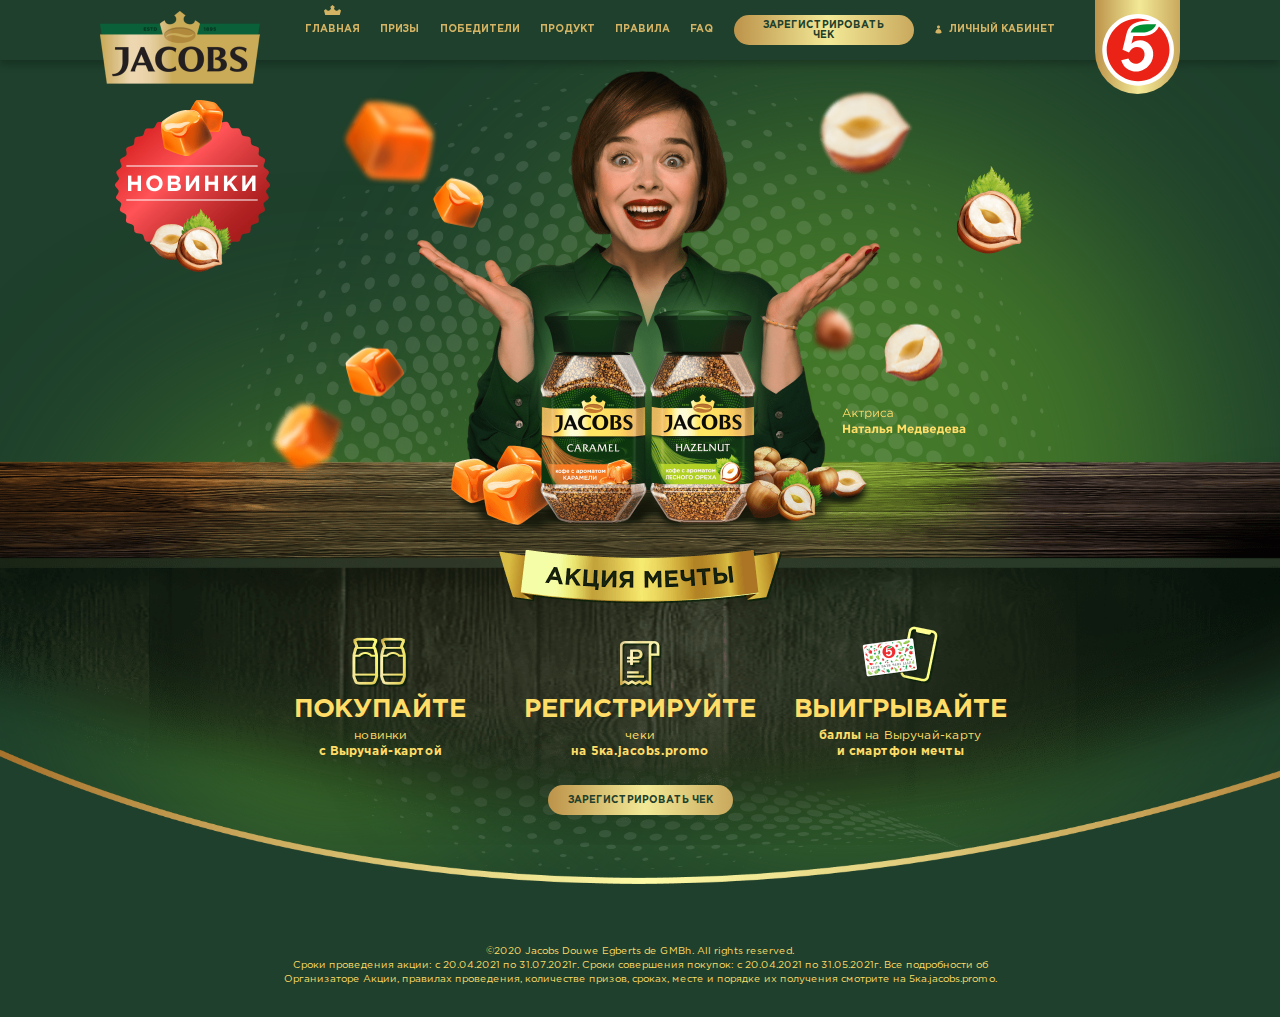
<file: index.html>
<!DOCTYPE html>
<html lang="en">
<head>
	<meta charset="UTF-8">
	<title>Jacobs Caramel & Hazelnut</title>
	<meta http-equiv="X-UA-Compatible" content="IE=edge">
    <meta name="viewport" content="width=device-width, initial-scale=1.0, maximum-scale=1.0, minimum-scale=1.0, user-scalable=no">
    <meta name="format-detection" content="telephone=no">
    <link rel="shortcut icon" href="img/favicon.png" type="image/png">
	<link rel="stylesheet" href="fonts/stylesheet.css">
	<link rel="stylesheet" href="libs/select2/select2.min.css">
	<link rel="stylesheet" href="libs/scrollbar/jquery.scrollbar.css">
	<link rel="stylesheet" href="css/styles.css">
	<!--[if lte IE 9]>
    <script src="http://phpbbex.com/oldies/oldies.js" charset="utf-8"></script>
    <script src="https://oss.maxcdn.com/html5shiv/3.7.3/html5shiv.min.js"></script>
    <script src="https://oss.maxcdn.com/respond/1.4.2/respond.min.js"></script>
    <![endif]-->
</head>
<body>
	<div class="wrapper">
		<div class="content">
			<header>
				<div class="menu">
					<a href="index.html" class="logo desktop-visible">
						<img src="img/logo.png" alt="">
					</a>
					<a href="#!" class="btn check-btn mobile-visible pop-op" data-popup="auth">Зарегистрировать чек</a>
					<a href="#!" class="burger"></a>
					<nav class="menu-links">
						<a href="index.html" class="logo mobile-visible">
							<img src="img/logo.png" alt="">
						</a>
						<a href="index.html" class="menu-link active">Главная</a>
						<a href="prizes.html" class="menu-link">Призы</a>
						<a href="winners.html" class="menu-link">Победители</a>
						<a href="product.html" class="menu-link">Продукт</a>
						<a href="#!" class="menu-link" target="_blank">Правила</a>
						<a href="faq.html" class="menu-link">FAQ</a>
						<a href="#!" class="btn check-btn desktop-visible pop-op" data-popup="auth">Зарегистрировать чек</a>
						<a href="lk.html" class="menu-link login-link pop-op" data-popup="auth">Личный кабинет</a>
					</nav>
					<div class="ex"></div>
				</div>
			</header>
			<section class="inner-page main-page">
				<div class="main-sphere1"></div>
				<div class="main-sphere2 desktop-visible"></div>
				<div class="main-bg"></div>
				<div class="container">
					<div class="new-label"></div>
					<div class="kv-stol"></div>
					<div class="kv"></div>
					<div class="main-decor mobile-visible"></div>
					<div class="parallax-wrap desktop-visible">
						<div class="caramel1 desktop-visible" data-parallax="scroll" data-image-src="img/parallax/caramel1.png" data-position="top" data-speed="0.88" data-z-index="2" data-natural-width="102" data-natural-height="101" data-mirror-container=".parallax-wrap" data-over-scroll-fix="true"></div>
						<div class="caramel2 desktop-visible" data-parallax="scroll" data-image-src="img/parallax/caramel2.png" data-position="top" data-speed="0.82" data-z-index="2" data-natural-width="70" data-natural-height="71" data-mirror-container=".parallax-wrap" data-over-scroll-fix="true"></div>
						<div class="caramel3 desktop-visible" data-parallax="scroll" data-image-src="img/parallax/caramel3.png" data-position="top" data-speed="0.9" data-z-index="2" data-natural-width="99" data-natural-height="91" data-mirror-container=".parallax-wrap" data-over-scroll-fix="true"></div>
						<div class="caramel4 desktop-visible" data-parallax="scroll" data-image-src="img/parallax/caramel4.png" data-position="top" data-speed="0.8" data-z-index="2" data-natural-width="70" data-natural-height="68" data-mirror-container=".parallax-wrap" data-over-scroll-fix="true"></div>
						<div class="nut1 desktop-visible" data-parallax="scroll" data-image-src="img/parallax/nut1.png" data-position="top" data-speed="0.8" data-z-index="2" data-natural-width="78" data-natural-height="88" data-mirror-container=".parallax-wrap" data-over-scroll-fix="true"></div>
						<div class="nut2 desktop-visible" data-parallax="scroll" data-image-src="img/parallax/nut2.png" data-position="top" data-speed="0.9" data-z-index="2" data-natural-width="111" data-natural-height="103" data-mirror-container=".parallax-wrap" data-over-scroll-fix="true"></div>
						<div class="nut3 desktop-visible" data-parallax="scroll" data-image-src="img/parallax/nut3.png" data-position="top" data-speed="0.82" data-z-index="2" data-natural-width="82" data-natural-height="80" data-mirror-container=".parallax-wrap" data-over-scroll-fix="true"></div>
						<div class="nut4 desktop-visible" data-parallax="scroll" data-image-src="img/parallax/nut4.png" data-position="top" data-speed="0.88" data-z-index="2" data-natural-width="50" data-natural-height="52" data-mirror-container=".parallax-wrap" data-over-scroll-fix="true"></div>
					</div>
					<div class="steps-block">
						<div class="page-title action-title">
							<img srcset="img/action-title.png 1x, img/action-title@2x.png 2x" alt="Акция мечты">
						</div>
						<div class="steps">
							<div class="step">
								<div class="step-img">
									<img srcset="img/step1.png 1x, img/step1@2x.png 2x" alt="">
								</div>
								<div class="step-title">ПОКУПАЙТЕ</div>
								<div class="step-text">
									новинки <br><b>c Выручай-картой</b>
								</div>
							</div>
							<div class="step">
								<div class="step-img">
									<img srcset="img/step2.png 1x, img/step2@2x.png 2x" alt="">
								</div>
								<div class="step-title">РЕГИСТРИРУЙТЕ</div>
								<div class="step-text">
									чеки <br><b>на 5ка.jacobs.promo</b>
								</div>
							</div>
							<div class="step">
								<div class="step-img">
									<img srcset="img/step3.png 1x, img/step3@2x.png 2x" alt="">
								</div>
								<div class="step-title">ВЫИГРЫВАЙТЕ</div>
								<div class="step-text">
									<b>баллы</b> на Выручай-карту <br><b>и смартфон мечты</b>
								</div>
							</div>
						</div>
						<div class="btn-wrapper">
							<a href="#!" class="btn pop-op" data-popup="auth">Зарегистрировать чек</a>
						</div>
					</div>
				</div>
			</section>
		</div>
		<footer>
			<div class="container">
				<div class="footer-text">
					©2020 Jacobs Douwe Egberts de GMBh. All rights reserved. <br>
					Сроки проведения акции: с 20.04.2021 по 31.07.2021г. Сроки совершения покупок: с 20.04.2021 по 31.05.2021г. Все подробности об Организаторе Акции, правилах проведения, количестве призов, сроках, месте и порядке их получения смотрите на 5ка.jacobs.promo. 
				</div>
			</div>
		</footer>
	</div>
	<div class="popups">
		<div id="auth" class="popup">
			<div class="popup__wrap">
				<a href="#!" class="close-popup js-close-popup"></a>
                <div class="popup__inner">
                    <div class="popup__title">Вход</div>
                    <div class="popup__error"></div>
                    <form class="popup-form">
                    	<div class="input-field">
                    		<input type="text" name="email" placeholder="E-mail" required>
                    	</div>
                    	<div class="input-field mb30">
                    		<input type="password" name="password" placeholder="Пароль" required>
                    	</div>
                    	<a href="#!" class="link restore-link pop-op" data-popup="restore-password">Я не помню свой пароль</a>
                    	<div class="btn-wrapper">
							<button class="btn">Войти</button>
						</div>
                    </form>
                    <div class="reg-text">
                    	Если вы впервые <br>на сайте, то вам необходимо
                    	<a href="#!" class="link popup-link pop-op" data-popup="reg">Зарегистрироваться</a>
                    </div>
                </div>
            </div>
		</div>
		<div id="reg" class="popup">
			<div class="popup__wrap">
				<a href="#!" class="close-popup js-close-popup"></a>
                <div class="popup__inner">
                    <div class="popup__title">Регистрация</div>
                    <div class="popup__error"></div>
                    <form class="popup-form">
                    	<div class="input-field">
                    		<label for="lastName">Фамилия</label>
                    		<input type="text" name="lastName" placeholder="Фамилия" required>
                    	</div>
                    	<div class="input-field">
                    		<label for="firstName">Имя</label>
                    		<input type="text" name="firstName" placeholder="Имя" required>
                    	</div>
                    	<div class="input-field">
                    		<label for="email">E-mail</label>
                    		<input type="text" name="email" placeholder="E-mail" required>                    		
                    	</div>
                    	<div class="input-field">
                    		<label for="phone">Номер телефона</label>
                    		<input type="text" name="phone" class="phone-mask" placeholder="Номер телефона" required>                    		
                    	</div>
                    	<div class="input-field">
                    		<label for="phone">Номер вашей Выручай-карты</label>
                    		<input type="text" name="card" class="card-mask" placeholder="Номер вашей Выручай-карты" required>                    		
                    	</div>
                    	<div class="checkbox-wrapper">
							<div class="input-field checkbox-field">
	                            <label for="check-rules" class="checkbox">
	                                <input id="check-rules" name="check-rules" type="checkbox" required>
	                                <span class="checkmark"></span>
	                                <span class="checkbox-text">Я согласен с <a href="#!" class="rules-link link" target="_blank">Правилами акции</a></span>
	                            </label> 
	                        </div>
	                        <div class="input-field checkbox-field">
	                            <label for="check-data" class="checkbox">
	                                <input id="check-data" name="check-data" type="checkbox" required>
	                                <span class="checkmark"></span>
	                                <span class="checkbox-text">Я согласен на обработку моих <a href="#!" class="rules-link link" target="_blank">персональных данных</a></span>
	                            </label> 
	                        </div>
						</div>
                    	<div class="captcha mb20">
                    		<div class="popup__desc">Введите символы с картинки</div>
	                    	<div class="captcha-wrap">
	                    		<div class="popup__error"></div>
	                    		<div class="captcha-field">
	                    			<img src="img/captcha.png" alt="">
	                    		</div>
	                    		<div class="input-field">
		                    		<input type="text" name="captcha" required>
		                    	</div>
	                    	</div>
                    	</div>
						<div class="btn-wrapper">
							<a href="#!" class="btn pop-op" data-popup="reg-success">Отправить</a>
						</div>
                    </form>
                </div>
            </div>
		</div>
		<div id="reg-success" class="popup">
			<div class="popup__wrap">
				<a href="#!" class="close-popup js-close-popup"></a>
                <div class="popup__inner">
                	<div class="popup__title">Регистрация пройдена</div>
                    <div class="popup__desc">Пароль отправлен на почту, <br>указанную при регистрации.</div>
                    <div class="btn-wrapper">
						<a href="#!" class="btn pop-op" data-popup="auth">Войти</a>
					</div>
                </div>
            </div>
		</div>
		<div id="restore-password" class="popup">
			<div class="popup__wrap">
				<a href="#!" class="close-popup js-close-popup"></a>
                <div class="popup__inner">
                    <div class="popup__title">Восстановление <br>пароля</div>
                    <form class="popup-form">
                    	<div class="popup__desc before-send">Введите e-mail, указанный при <br>регистрации. Мы вышлем туда <br>ссылку для смены пароля.</div>
                    	<div class="popup__desc after-send" style="display: none;">Пароль был отправлен в сообщении</div>
                    	<div class="input-field">
                    		<input type="text" name="email" placeholder="E-mail" required>
                    	</div>
                    	<div class="input-field mb30">
							<span class="clock-text" style="display: none;">Можно отправить повторно через <span class="clock"></span></span>
                    	</div>
                    	<div class="btn-wrapper">
							<button class="btn">Получить письмо</button>
						</div>
                    </form>
                </div>
            </div>
		</div>
		<div id="feedback-success" class="popup">
			<div class="popup__wrap">
				<a href="#!" class="close-popup js-close-popup"></a>
                <div class="popup__inner">
                	<div class="popup__title">Ваше обращение <br>принято</div>
                    <div class="popup__desc">Ожидайте ответа на указанную <br>электронную почту. Спасибо!</div>
                    <div class="btn-wrapper">
						<a href="#!" class="btn js-close-popup">Понятно</a>
					</div>
                </div>
            </div>
		</div>
		<div id="check-upload" class="popup">
			<div class="popup__wrap">
				<a href="#!" class="close-popup js-close-popup"></a>
                <div class="popup__inner">
                    <div class="popup__title">Загрузка чека</div>
                    <div class="iframe-wrap">
                        <!-- <iframe src="https://checkservice.emg.ru/Upload?id=630b7ffa-2815-4c9b-96f8-b485c73a1ed9&participantId=1&hash=1958d3842a1595b11ec2c7ed5e9e6305" class="iframe" frameborder="0"></iframe> -->
                    </div>
                </div>
            </div>
		</div>
		<div id="check-rejected" class="popup">
			<div class="popup__wrap">
				<a href="#!" class="close-popup js-close-popup"></a>
                <div class="popup__inner">
                	<div class="popup__title">Чек отклонен</div>
                    <div class="popup__desc">Такой чек уже был загружен ранее. Попробуйте загрузить другой чек.</div>
                    <div class="btn-wrapper">
						<a href="#!" class="btn js-close-popup">Понятно</a>
					</div>
                </div>
            </div>
		</div>
	</div>

	<script src="libs/jquery-3.5.1.min.js"></script>
	<script src="libs/select2/select2.min.js"></script>
	<script src="libs/jquery.validate.min.js"></script>
	<script src="libs/scrollbar/jquery.scrollbar.min.js"></script>
	<script src="libs/jquery.inputmask.min.js"></script>
	<script src="libs/jquery.countdown.min.js"></script>
	<script src="libs/slick.min.js"></script>
	<script src="libs/TweenMax.min.js"></script>
    <script src="libs/Draggable.min.js"></script>
    <script src="libs/parallax.min.js"></script>
	<script src="js/scripts.js"></script>
</body>
</html>
</file>
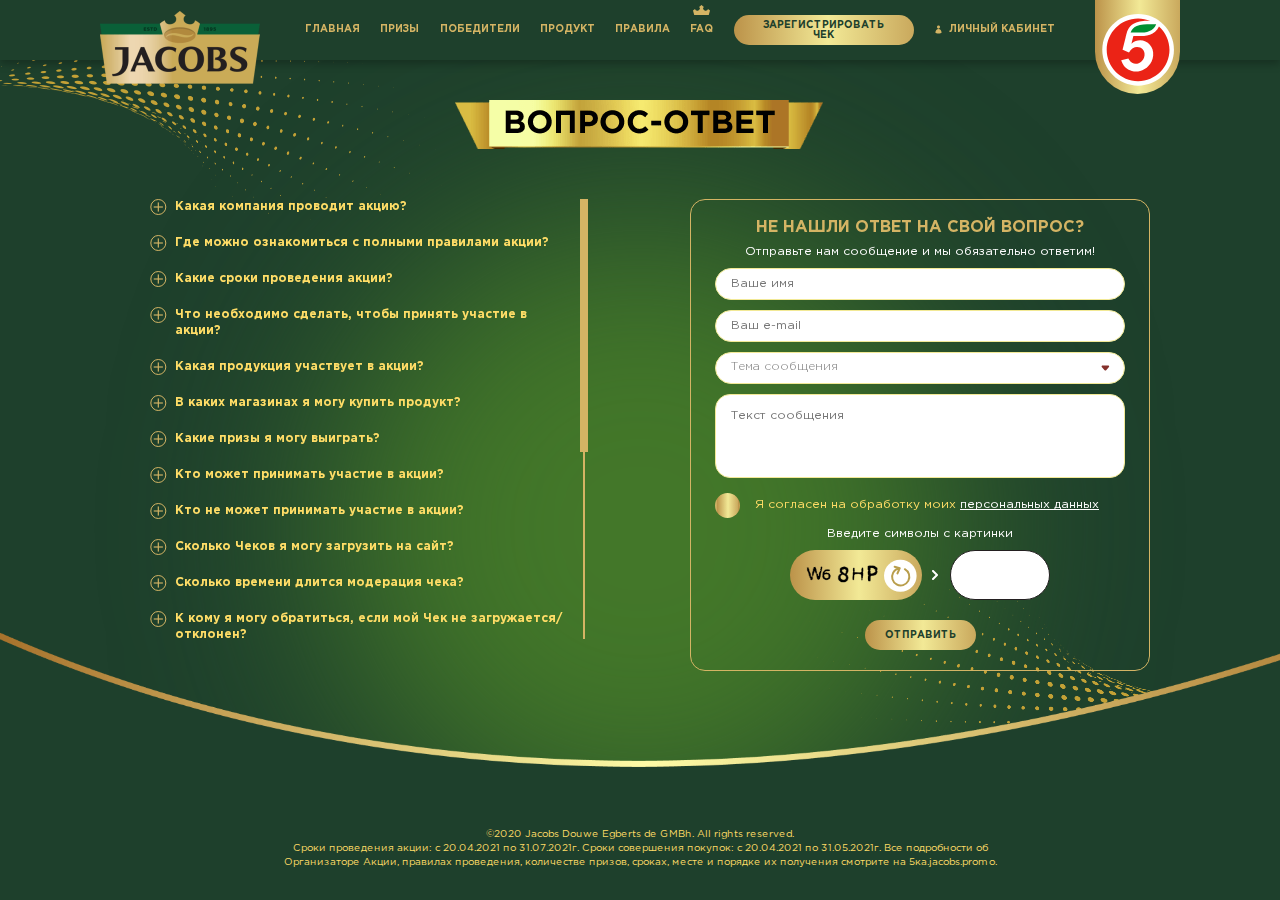
<file: faq.html>
<!DOCTYPE html>
<html lang="en">
<head>
	<meta charset="UTF-8">
	<title>Jacobs Caramel & Hazelnut</title>
	<meta http-equiv="X-UA-Compatible" content="IE=edge">
    <meta name="viewport" content="width=device-width, initial-scale=1.0, maximum-scale=1.0, minimum-scale=1.0, user-scalable=no">
    <meta name="format-detection" content="telephone=no">
    <link rel="shortcut icon" href="img/favicon.png" type="image/png">
	<link rel="stylesheet" href="fonts/stylesheet.css">
	<link rel="stylesheet" href="libs/select2/select2.min.css">
	<link rel="stylesheet" href="libs/scrollbar/jquery.scrollbar.css">
	<link rel="stylesheet" href="css/styles.css">
	<!--[if lte IE 9]>
    <script src="http://phpbbex.com/oldies/oldies.js" charset="utf-8"></script>
    <script src="https://oss.maxcdn.com/html5shiv/3.7.3/html5shiv.min.js"></script>
    <script src="https://oss.maxcdn.com/respond/1.4.2/respond.min.js"></script>
    <![endif]-->
</head>
<body>
	<div class="wrapper">
		<div class="content">
			<header>
				<div class="menu">
					<a href="index.html" class="logo desktop-visible">
						<img src="img/logo.png" alt="">
					</a>
					<a href="#!" class="btn check-btn mobile-visible pop-op" data-popup="auth">Зарегистрировать чек</a>
					<a href="#!" class="burger"></a>
					<nav class="menu-links">
						<a href="index.html" class="menu-link">Главная</a>
						<a href="prizes.html" class="menu-link">Призы</a>
						<a href="winners.html" class="menu-link">Победители</a>
						<a href="product.html" class="menu-link">Продукт</a>
						<a href="#!" class="menu-link" target="_blank">Правила</a>
						<a href="faq.html" class="menu-link active">FAQ</a>
						<a href="#!" class="btn check-btn desktop-visible pop-op" data-popup="auth">Зарегистрировать чек</a>
						<a href="lk.html" class="menu-link login-link pop-op" data-popup="auth">Личный кабинет</a>
					</nav>
					<div class="ex"></div>
				</div>
			</header>
			<section class="inner-page faq-page">
				<div class="inner-decor1 desktop-visible"></div>
				<div class="inner-decor2 desktop-visible"></div>
				<div class="container">
					<div class="page-title faq-title">
						<img srcset="img/faq-title.png 1x, img/faq-title@2x.png 2x" alt="Вопрос-ответ">
					</div>
					<div class="faq-container">
						<div class="faq-wrap accordion-wrap">
							<div class="faq-item">
								<div class="faq-item-title accordion-title">Какая компания проводит акцию?</div>
								<div class="faq-item-text">
									Организатором Акции является ООО «ЯКОБС ДАУ ЭГБЕРТС РУС» <br>
									Место нахождения: 188508, Ленинградская обл., Ломоносовский муниципальный р-н, Виллозское городское поселение, территория Северная часть производственной зоны Горелово, проезд 8-й. дом 1.
									Банковские реквизиты: ИНН 4725001168, КПП 472501001, <br><br>

									Оператором Акции является НАО «ЭМГ Промо»
									Место нахождения: 117105, г. Москва, вн.тер.г. Муниципальный округ Донской, Варшавское ш., д.1, стр.17, ком.1, офис В-101.
									Банковские реквизиты: ИНН 7701632924, КПП 772601001, р/c 40702810308360000365 в Филиал Центральный ПАО Банка «ФК Открытие» г. Москва, улица Спартаковская, дом 5, строение 1, к/с 30101810945250000297, БИК 044525297
								</div>
							</div>
							<div class="faq-item">
								<div class="faq-item-title accordion-title">Где можно ознакомиться с полными правилами акции?</div>
								<div class="faq-item-text">
									С полными Правилами Акции Участник может ознакомиться по ссылке <a href="/Rules.pdf" class="link" target="_blank">5ка.jacobs.promo</a>.<br>
									Дополнительную интересующую информацию об условиях участия и проведения Акции, можно узнать на сайте Акции <a href="https://5ка.jacobs.promo" class="link">5ка.jacobs.promo</a>, заполнив форму обратной связи, а также отправив письмо на электронный ящик <a href="mailto:support@5ka.jacobs.promo" class="link">support@5ka.jacobs.promo</a>.
								</div>
							</div>
							<div class="faq-item">
								<div class="faq-item-title accordion-title">Какие сроки проведения акции?</div>
								<div class="faq-item-text">
									1. Общие сроки проведения Акции с «20» апреля 2021 года по «31» июля 2021 года (включительно). <br>
									2. Срок приобретения Продукции Покупателем по карте лояльности торговой сети Пятёрочка («ВЫРУЧАЙ-карта»): с «20» апреля 2021 года по «31» мая 2021 года (включительно). <br>
									3. Срок регистрации кассовых чеков: с «20» апреля 2021 года по «31» мая 2021 года (включительно).<br>
									4. Срок определения обладателей Призов: с «27» апреля 2021 года по «10» июня 2021 года (включительно).<br>
									5. Срок вручения и отправки Призов: с «27» апреля 2021 года по «31» июля 2021 года (включительно).
								</div>
							</div>
							<div class="faq-item">
								<div class="faq-item-title accordion-title">Что необходимо сделать, чтобы принять участие в акции?</div>
								<div class="faq-item-text">
									Для того чтобы стать участником Акции, в период с 00:00:00 часов (по московскому времени) «20» апреля 2021 года по 23:59:59 часов (по московскому времени) «31» мая 2021 года необходимо: <br>
									• Приобрести Продукцию в количестве 1 банки 95г. кофе JACOBS CARAMEL с ароматом карамели или 1 банки 95г. кофе JACOBS HAZELNUT с ароматом лесного ореха в одном из магазинов ТС «Пятёрочка» на территории РФ (актуальный список адресов магазинов на сайте ТС  «Пятёрочка» https://5ka.ru/), предъявив на кассе «ВЫРУЧАЙ-карту», и получить кассовый чек за покупку; <br>
									• В период с 00:00:00 часов (по московскому времени) «20» апреля 2021 года по 23:59:59 часов (по московскому времени) «31» мая 2021 года зарегистрировать Чек на сайте 5ка.jacobs.promo. 
								</div>
							</div>
							<div class="faq-item">
								<div class="faq-item-title accordion-title">Какая продукция участвует в акции?</div>
								<div class="faq-item-text">
									Кофе натуральный растворимый сублимированный JACOBS CARAMEL с ароматом карамели банка 95г. <br>
									Кофе натуральный растворимый сублимированный JACOBS HAZELNUT с ароматом лесного ореха банка 95г.  
								</div>
							</div>
							<div class="faq-item">
								<div class="faq-item-title accordion-title">В каких магазинах я могу купить продукт?</div>
								<div class="faq-item-text">
									Акция проводится во всех магазинах торговой сети «Пятёрочка» на всей территории Российской Федерации.
								</div>
							</div>
							<div class="faq-item">
								<div class="faq-item-title accordion-title">Какие призы я могу выиграть?</div>
								<div class="faq-item-text">
									В Акции можно выиграть следующие призы: <br>
									Пакет Баллов - 50 000 баллов на «ВЫРУЧАЙ-карту» <br>
									Главный Приз – iPhone 12 128ГБ
								</div>
							</div>
							<div class="faq-item">
								<div class="faq-item-title accordion-title">Кто может принимать участие в акции?</div>
								<div class="faq-item-text">
									К участию допускаются совершеннолетние дееспособные лица, являющиеся гражданами Российской Федерации, постоянно проживающие на территории Российской Федерации.
								</div>
							</div>
							<div class="faq-item">
								<div class="faq-item-title accordion-title">Кто не может принимать участие в акции?</div>
								<div class="faq-item-text">
									В Акции запрещается принимать участие работникам и представителям Организатора, аффилированным с ним лицам, членам семей таких работников и представителей, а также работникам других юридических лиц, причастных к организации проведения Акции.
								</div>
							</div>
							<div class="faq-item">
								<div class="faq-item-title accordion-title">Сколько Чеков я могу загрузить на сайт?</div>
								<div class="faq-item-text">
									Вы можете загрузить неограниченное количество чеков.
								</div>
							</div>
							<div class="faq-item">
								<div class="faq-item-title accordion-title">Сколько времени длится модерация чека?</div>
								<div class="faq-item-text">
									Период прохождения Чеком модерации может занимать до 3х рабочих дней. <br>
									В случае, если фото чека система не принимает после 2х попыток загрузки, необходимо заполнить данные с чека вручную, согласно указанным полям.
								</div>
							</div>
							<div class="faq-item">
								<div class="faq-item-title accordion-title">К кому я могу обратиться, если мой Чек не загружается/ отклонен?</div>
								<div class="faq-item-text">
									По все вопросам, связанным с загрузкой чеков, а также другим вопросам, можно обратиться к Оператору акции по почте <a href="mailto:support@5ka.jacobs.promo" class="link">support@5ka.jacobs.promo</a>.
								</div>
							</div>
							<div class="faq-item">
								<div class="faq-item-title accordion-title">Сколько призов я могу выиграть за акцию?</div>
								<div class="faq-item-text">
									•	Максимальное количество Пакетов Баллов из числа указанных в п.9.1 настоящих Правил, которое может выиграть один Участник за весь период проведения Акции, не ограничено. <br>
									•	Главный Приз – 1 штука за Акцию.
								</div>
							</div>
							<div class="faq-item">
								<div class="faq-item-title accordion-title">Как я узнаю, что выиграл приз?</div>
								<div class="faq-item-text">
									Информация о выигранных призах отображается в Вашем личном кабинете (на сайте <a href="https://5ка.jacobs.promo" class="link">5ка.jacobs.promo</a>).
								</div>
							</div>
							<div class="faq-item">
								<div class="faq-item-title accordion-title">Как происходит вручение приза?</div>
								<div class="faq-item-text">
									•	Получение Пакета Баллов <br>
									Пакет Баллов передается Победителю путем пополнения баланса баллов «ВЫРУЧАЙ-карты» торговой сети «Пятёрочка» по номеру карты, которая была указана при регистрации на сайте 5ка.jacobs.promo. <br>
									•	Получение Главного Приза<br>
									Для получения Главного Приза Победитель обязуется предоставить Оператору следующие документы и информацию в письме на адрес электронной почты <a href="mailto:support@5ka.jacobs.promo" class="link">support@5ka.jacobs.promo</a> не позднее чем через 72 (Семьдесят два) часа после оповещения о победе, направленной по электронной почте, которую участник оставил при регистрации в соответствии с п.12.2.1: <br>
									-	Сканированную копию страниц российского паспорта, содержащих информацию о серии и номере паспорта, код подразделения, ФИО, дате рождения победителя, месте жительства; <br>
									-	Копию своего свидетельства ИНН; <br>
									-	Акт приема-передачи Приза, подписанный Победителем;<br>
									-	Иную информацию по запросу Оператора Акции, необходимую для вручения Главного Приза Победителю.
								</div>
							</div>
							<div class="faq-item">
								<div class="faq-item-title accordion-title">Мне надо платить налоги за призы?</div>
								<div class="faq-item-text">
									Нет, обязанность по уплате налогов лежит на стороне организаторов Акции, подробности смотрите в правилах на сайте.
								</div>
							</div>
							<div class="faq-item">
								<div class="faq-item-title accordion-title">Если я загрузил чек, но ничего не выиграл, мой чек еще будет участвовать в розыгрыше?</div>
								<div class="faq-item-text">
									Для повторного участия в розыгрышах Вам необходимо загрузить новый чек.
								</div>
							</div>
							<div class="faq-item">
								<div class="faq-item-title accordion-title">Могут ли измениться правила акции? Может ли акция закончиться досрочно?</div>
								<div class="faq-item-text">
									Организатор оставляет за собой право изменять условия данной Акции, предварительно уведомив Участников на сайте 5ка.jacobs.promo за 3 (три) календарных дня до вступления изменений в силу.
								</div>
							</div>
							<div class="faq-item">
								<div class="faq-item-title accordion-title">Могут ли мои личные данные быть использованы компанией в других целях?</div>
								<div class="faq-item-text">
									Нет. <br>
									Персональные данные собираются с целью отправки Участникам призов, сообщений Участникам о выигрыше, информации о продукции Организатора и проводимых им мероприятиях, рекламных предложений, а также с целью проведения маркетингового анализа и подготовки статистической информации.
									Персональные данные, полученные с согласия субъектов персональных данных, заносятся Оператором в специально защищенную базу данных. Обработка персональных данных может осуществляться Оператором, а также уполномоченными им лицами, с применением автоматизированных средств обработки данных. Участник вправе получить иную информацию о лице, осуществляющем обработку персональных данных Участника, в соответствии с Федеральным законом № 152-ФЗ «О персональных данных» путем обращения к Оператору.
								</div>
							</div>
						</div>
						<div class="feedback-wrap">
							<div class="feedback-title">Не нашли ответ <br class="mobile-visible">на свой вопрос?</div>
							<div class="feedback-desc">Отправьте нам сообщение и мы <br class="mobile-visible">обязательно ответим!</div>
							<form class="feedback-form">
								<div class="input-field">
		                    		<input type="text" name="name" placeholder="Ваше имя" required>
		                    	</div>
		                    	<div class="input-field">
		                    		<input type="text" name="email" placeholder="Ваш e-mail" required>
		                    	</div>
		                    	<div class="input-field">
		                    		<div class="select feedback-select">
										<select name="ThemeId" data-placeholder="Тема сообщения" required>
			                                <option value=""></option>
		                                    <option value="1">Вопрос по работе сайта</option>
		                                    <option value="2">Вопрос по правилам акции</option>
		                                    <option value="3">Вопрос по продукции</option>
		                                    <option value="4">Вопрос по призам</option>
		                                    <option value="5">Другое</option>
			                            </select>
									</div>
		                    	</div>
		                    	<div class="input-field">
		                    		<textarea name="message" placeholder="Текст сообщения" required></textarea>
		                    	</div>
		                    	<div class="checkbox-wrapper">
			                        <div class="input-field checkbox-field">
			                            <label for="check-data" class="checkbox">
			                                <input id="check-data" name="check-data" type="checkbox" required>
			                                <span class="checkmark"></span>
			                                <span class="checkbox-text">Я согласен на обработку моих <a href="#!" class="rules-link link" target="_blank">персональных данных</a></span>
			                            </label> 
			                        </div>
								</div>
								<div class="feedback-desc">Введите символы с картинки</div>
								<div class="captcha-wrap mb20">
		                    		<div class="popup__error"></div>
		                    		<div class="captcha-field">
		                    			<img src="img/captcha.png" alt="" style="mix-blend-mode: multiply;"> <!-- убрать mix-blend-mode для капчи без белого фона -->
		                    			<a href="#!" class="reload-captcha"></a>
		                    		</div>
		                    		<div class="input-field">
			                    		<input type="text" name="captcha" required>
			                    	</div>
		                    	</div>
		                    	<div class="btn-wrapper">
									<button class="btn">Отправить</button>
								</div>
							</form>
						</div>
					</div>
				</div>
			</section>
		</div>
		<footer>
			<div class="container">
				<div class="footer-text">
					©2020 Jacobs Douwe Egberts de GMBh. All rights reserved. <br>
					Сроки проведения акции: с 20.04.2021 по 31.07.2021г. Сроки совершения покупок: с 20.04.2021 по 31.05.2021г. Все подробности об Организаторе Акции, правилах проведения, количестве призов, сроках, месте и порядке их получения смотрите на 5ка.jacobs.promo. 
				</div>
			</div>
		</footer>
	</div>
	<div class="popups">
		<div id="auth" class="popup">
			<div class="popup__wrap">
				<a href="#!" class="close-popup js-close-popup"></a>
                <div class="popup__inner">
                    <div class="popup__title">Вход</div>
                    <div class="popup__error"></div>
                    <form class="popup-form">
                    	<div class="input-field">
                    		<input type="text" name="email" placeholder="E-mail" required>
                    	</div>
                    	<div class="input-field mb30">
                    		<input type="password" name="password" placeholder="Пароль" required>
                    	</div>
                    	<a href="#!" class="link restore-link pop-op" data-popup="restore-password">Я не помню свой пароль</a>
                    	<div class="btn-wrapper">
							<button class="btn">Войти</button>
						</div>
                    </form>
                    <div class="reg-text">
                    	Если вы впервые <br>на сайте, то вам необходимо
                    	<a href="#!" class="link popup-link pop-op" data-popup="reg">Зарегистрироваться</a>
                    </div>
                </div>
            </div>
		</div>
		<div id="reg" class="popup">
			<div class="popup__wrap">
				<a href="#!" class="close-popup js-close-popup"></a>
                <div class="popup__inner">
                    <div class="popup__title">Регистрация</div>
                    <div class="popup__error"></div>
                    <form class="popup-form">
                    	<div class="input-field">
                    		<label for="lastName">Фамилия</label>
                    		<input type="text" name="lastName" placeholder="Фамилия" required>
                    	</div>
                    	<div class="input-field">
                    		<label for="firstName">Имя</label>
                    		<input type="text" name="firstName" placeholder="Имя" required>
                    	</div>
                    	<div class="input-field">
                    		<label for="email">E-mail</label>
                    		<input type="text" name="email" placeholder="E-mail" required>                    		
                    	</div>
                    	<div class="input-field">
                    		<label for="phone">Номер телефона</label>
                    		<input type="text" name="phone" class="phone-mask" placeholder="Номер телефона" required>                    		
                    	</div>
                    	<div class="input-field">
                    		<label for="phone">Номер вашей Выручай-карты</label>
                    		<input type="text" name="card" class="card-mask" placeholder="Номер вашей Выручай-карты" required>                    		
                    	</div>
                    	<div class="checkbox-wrapper">
							<div class="input-field checkbox-field">
	                            <label for="check-rules" class="checkbox">
	                                <input id="check-rules" name="check-rules" type="checkbox" required>
	                                <span class="checkmark"></span>
	                                <span class="checkbox-text">Я согласен с <a href="#!" class="rules-link link" target="_blank">Правилами акции</a></span>
	                            </label> 
	                        </div>
	                        <div class="input-field checkbox-field">
	                            <label for="check-data" class="checkbox">
	                                <input id="check-data" name="check-data" type="checkbox" required>
	                                <span class="checkmark"></span>
	                                <span class="checkbox-text">Я согласен на обработку моих <a href="#!" class="rules-link link" target="_blank">персональных данных</a></span>
	                            </label> 
	                        </div>
						</div>
                    	<div class="captcha mb20">
                    		<div class="popup__desc">Введите символы с картинки</div>
	                    	<div class="captcha-wrap">
	                    		<div class="popup__error"></div>
	                    		<div class="captcha-field">
	                    			<img src="img/captcha.png" alt="" style="mix-blend-mode: multiply;"> <!-- убрать mix-blend-mode для капчи без белого фона -->
	                    			<a href="#!" class="reload-captcha"></a>
	                    		</div>
	                    		<div class="input-field">
		                    		<input type="text" name="captcha" required>
		                    	</div>
	                    	</div>
                    	</div>
						<div class="btn-wrapper">
							<a href="#!" class="btn pop-op" data-popup="reg-success">Отправить</a>
						</div>
                    </form>
                </div>
            </div>
		</div>
		<div id="reg-success" class="popup">
			<div class="popup__wrap">
				<a href="#!" class="close-popup js-close-popup"></a>
                <div class="popup__inner">
                	<div class="popup__title">Регистрация пройдена</div>
                    <div class="popup__desc">Пароль отправлен на почту, <br>указанную при регистрации.</div>
                    <div class="btn-wrapper">
						<a href="#!" class="btn pop-op" data-popup="auth">Войти</a>
					</div>
                </div>
            </div>
		</div>
		<div id="restore-password" class="popup">
			<div class="popup__wrap">
				<a href="#!" class="close-popup js-close-popup"></a>
                <div class="popup__inner">
                    <div class="popup__title">Восстановление <br>пароля</div>
                    <form class="popup-form">
                    	<div class="popup__desc before-send">Введите e-mail, указанный при <br>регистрации. Мы вышлем туда <br>ссылку для смены пароля.</div>
                    	<div class="popup__desc after-send" style="display: none;">Пароль был отправлен в сообщении</div>
                    	<div class="input-field">
                    		<input type="text" name="email" placeholder="E-mail" required>
                    	</div>
                    	<div class="input-field mb30">
							<span class="clock-text" style="display: none;">Можно отправить повторно через <span class="clock"></span></span>
                    	</div>
                    	<div class="btn-wrapper">
							<button class="btn">Получить письмо</button>
						</div>
                    </form>
                </div>
            </div>
		</div>
		<div id="feedback-success" class="popup">
			<div class="popup__wrap">
				<a href="#!" class="close-popup js-close-popup"></a>
                <div class="popup__inner">
                	<div class="popup__title">Ваше обращение <br>принято</div>
                    <div class="popup__desc">Ожидайте ответа на указанную <br>электронную почту. Спасибо!</div>
                    <div class="btn-wrapper">
						<a href="#!" class="btn js-close-popup">Понятно</a>
					</div>
                </div>
            </div>
		</div>
		<div id="check-upload" class="popup">
			<div class="popup__wrap">
				<a href="#!" class="close-popup js-close-popup"></a>
                <div class="popup__inner">
                    <div class="popup__title">Загрузка чека</div>
                    <div class="iframe-wrap">
                        <!-- <iframe src="https://checkservice.emg.ru/Upload?id=630b7ffa-2815-4c9b-96f8-b485c73a1ed9&participantId=1&hash=1958d3842a1595b11ec2c7ed5e9e6305" class="iframe" frameborder="0"></iframe> -->
                    </div>
                </div>
            </div>
		</div>
		<div id="check-rejected" class="popup">
			<div class="popup__wrap">
				<a href="#!" class="close-popup js-close-popup"></a>
                <div class="popup__inner">
                	<div class="popup__title">Чек отклонен</div>
                    <div class="popup__desc">Такой чек уже был загружен ранее. Попробуйте загрузить другой чек.</div>
                    <div class="btn-wrapper">
						<a href="#!" class="btn js-close-popup">Понятно</a>
					</div>
                </div>
            </div>
		</div>
	</div>

	<script src="libs/jquery-3.5.1.min.js"></script>
	<script src="libs/select2/select2.min.js"></script>
	<script src="libs/jquery.validate.min.js"></script>
	<script src="libs/scrollbar/jquery.scrollbar.min.js"></script>
	<script src="libs/jquery.inputmask.min.js"></script>
	<script src="libs/jquery.countdown.min.js"></script>
	<script src="libs/slick.min.js"></script>
	<script src="js/scripts.js"></script>
</body>
</html>
</file>
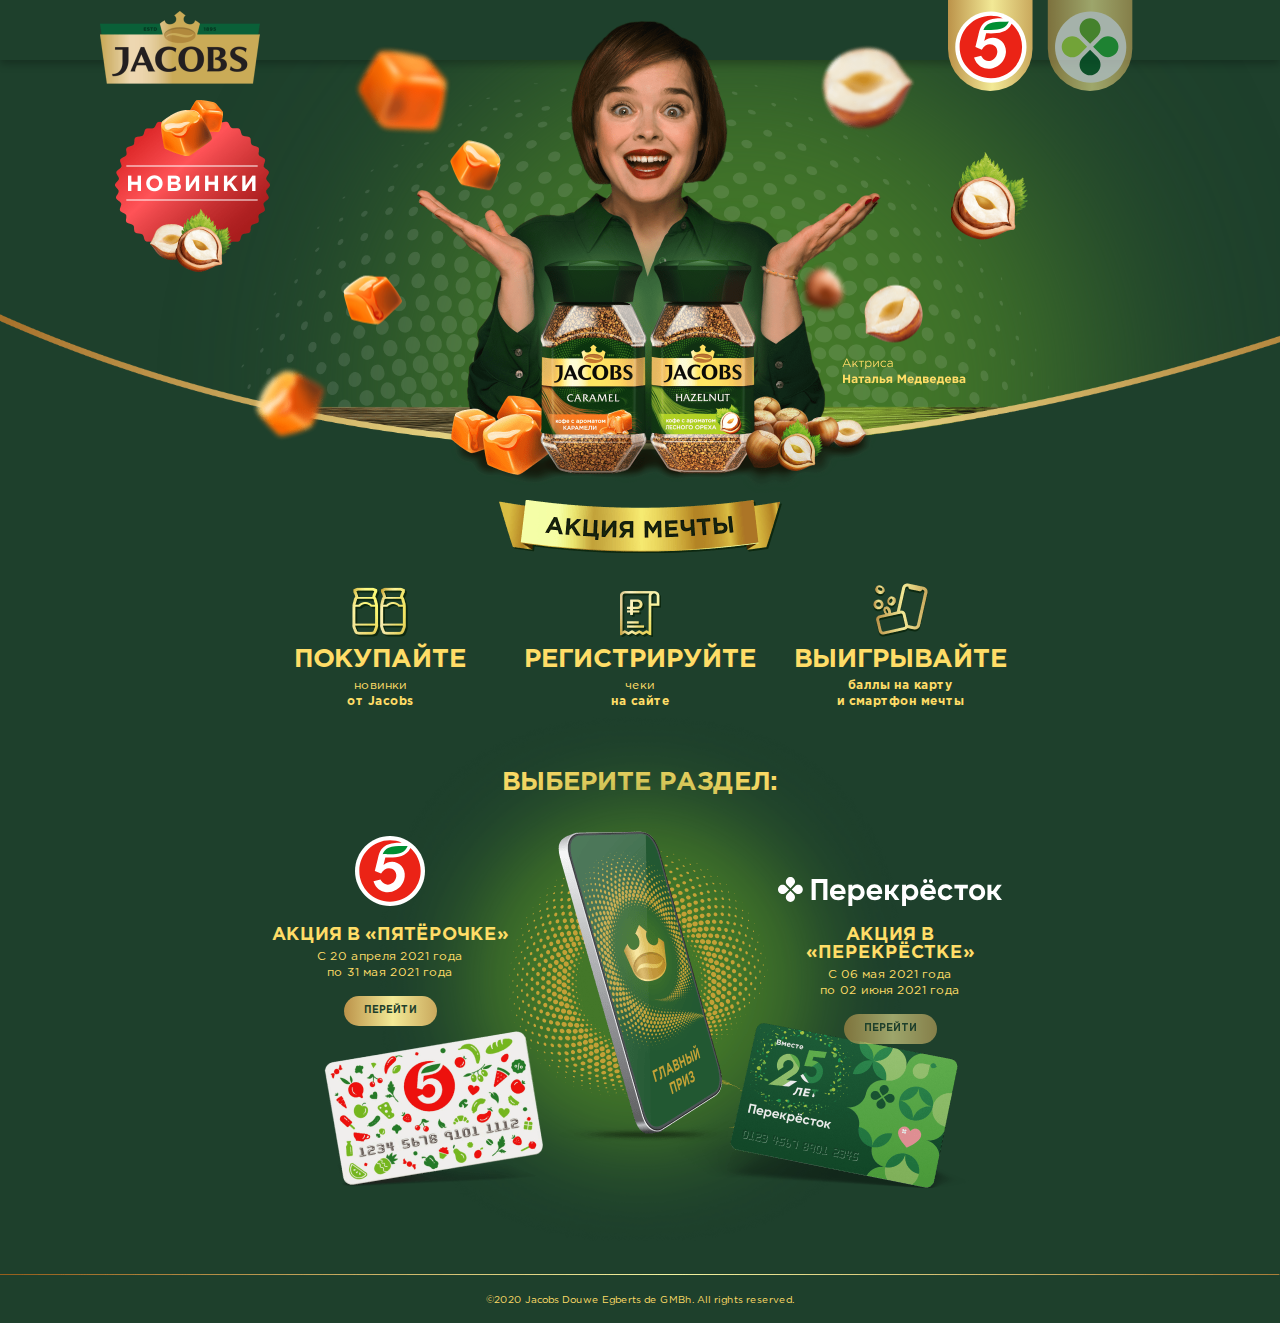
<file: index-plug.html>
<!DOCTYPE html>
<html lang="en">
<head>
	<meta charset="UTF-8">
	<title>Jacobs Caramel & Hazelnut</title>
	<meta http-equiv="X-UA-Compatible" content="IE=edge">
    <meta name="viewport" content="width=device-width, initial-scale=1.0, maximum-scale=1.0, minimum-scale=1.0, user-scalable=no">
    <meta name="format-detection" content="telephone=no">
    <link rel="shortcut icon" href="img-plug/favicon.png" type="image/png">
	<link rel="stylesheet" href="fonts-plug/stylesheet.css">
	<link rel="stylesheet" href="css-plug/styles.css">
	<!--[if lte IE 9]>
    <script src="http://phpbbex.com/oldies/oldies.js" charset="utf-8"></script>
    <script src="https://oss.maxcdn.com/html5shiv/3.7.3/html5shiv.min.js"></script>
    <script src="https://oss.maxcdn.com/respond/1.4.2/respond.min.js"></script>
    <![endif]-->
</head>
<body>
	<div class="wrapper">
		<div class="content">
			<header class="desktop-visible">
				<div class="menu">
					<div class="logo">
						<img src="img-plug/logo.png" alt="">
					</div>
				</div>
			</header>
			<a href="#!" class="logo-5ka" target="_blank"></a>
			<a href="#!" class="logo-perek disabled" target="_blank"></a>
			<section class="inner-page main-page">
				<div class="main-sphere1"></div>
				<div class="main-bg"></div>
				<div class="container">
					<div class="new-label"></div>
					<div class="kv-stol"></div>
					<div class="steps-bg"></div>
					<div class="kv"></div>
					<div class="main-decor mobile-visible"></div>
					<div class="parallax-wrap desktop-visible">
						<div class="caramel1 desktop-visible" data-parallax="scroll" data-image-src="img-plug/parallax/caramel1.png" data-position="top" data-speed="0.88" data-z-index="7" data-natural-width="102" data-natural-height="101" data-mirror-container=".parallax-wrap"></div>
						<div class="caramel2 desktop-visible" data-parallax="scroll" data-image-src="img-plug/parallax/caramel2.png" data-position="top" data-speed="0.82" data-z-index="7" data-natural-width="70" data-natural-height="71" data-mirror-container=".parallax-wrap"></div>
						<div class="caramel3 desktop-visible" data-parallax="scroll" data-image-src="img-plug/parallax/caramel3.png" data-position="top" data-speed="0.9" data-z-index="7" data-natural-width="99" data-natural-height="91" data-mirror-container=".parallax-wrap"></div>
						<div class="caramel4 desktop-visible" data-parallax="scroll" data-image-src="img-plug/parallax/caramel4.png" data-position="top" data-speed="0.8" data-z-index="7" data-natural-width="70" data-natural-height="68" data-mirror-container=".parallax-wrap"></div>
						<div class="nut1 desktop-visible" data-parallax="scroll" data-image-src="img-plug/parallax/nut1.png" data-position="top" data-speed="0.8" data-z-index="7" data-natural-width="78" data-natural-height="88" data-mirror-container=".parallax-wrap"></div>
						<div class="nut2 desktop-visible" data-parallax="scroll" data-image-src="img-plug/parallax/nut2.png" data-position="top" data-speed="0.9" data-z-index="7" data-natural-width="111" data-natural-height="103" data-mirror-container=".parallax-wrap"></div>
						<div class="nut3 desktop-visible" data-parallax="scroll" data-image-src="img-plug/parallax/nut3.png" data-position="top" data-speed="0.82" data-z-index="7" data-natural-width="82" data-natural-height="80" data-mirror-container=".parallax-wrap"></div>
						<div class="nut4 desktop-visible" data-parallax="scroll" data-image-src="img-plug/parallax/nut4.png" data-position="top" data-speed="0.88" data-z-index="7" data-natural-width="50" data-natural-height="52" data-mirror-container=".parallax-wrap"></div>
					</div>
					<div class="steps-block">
						<div class="page-title action-title">
							<img srcset="img-plug/action-title.png 1x, img-plug/action-title@2x.png 2x" alt="Акция мечты">
						</div>
						<div class="steps">
							<div class="step">
								<div class="step-img">
									<img srcset="img-plug/step1.png 1x, img-plug/step1@2x.png 2x" alt="">
								</div>
								<div class="step-title">ПОКУПАЙТЕ</div>
								<div class="step-text">
									новинки <br><b>от Jacobs</b>
								</div>
							</div>
							<div class="step">
								<div class="step-img">
									<img srcset="img-plug/step2.png 1x, img-plug/step2@2x.png 2x" alt="">
								</div>
								<div class="step-title">РЕГИСТРИРУЙТЕ</div>
								<div class="step-text">
									чеки <br><b>на сайте</b>
								</div>
							</div>
							<div class="step">
								<div class="step-img">
									<img srcset="img-plug/step3.png 1x, img-plug/step3@2x.png 2x" alt="">
								</div>
								<div class="step-title">ВЫИГРЫВАЙТЕ</div>
								<div class="step-text">
									<b>баллы на карту <br>и смартфон мечты</b>
								</div>
							</div>
						</div>
					</div>
					<div class="block-divide">
						<div class="divides-title">Выберите раздел:</div>
						<div class="divide-composition">
							<div class="main-prize">
								<img srcset="img-plug/main-prize.png 1x, img-plug/main-prize@2x.png 2x" alt="Смартфон мечты">
							</div>
							<img srcset="img-plug/card-5ka.png 1x, img-plug/card-5ka@2x.png 2x" class="card-5ka" alt="">
							<img srcset="img-plug/card-perek.png 1x, img-plug/card-perek@2x.png 2x" class="card-perek" alt="">
						</div>
						<div class="divide-wrapper">
							<div class="divide">
								<div class="divide-img">
									<img src="img-plug/5ka.svg" alt="">
								</div>
								<div class="divide-title">Акция в «Пятёрочке»</div>
								<div class="divide-text">С 20 апреля 2021 года <br>по 31 мая 2021 года</div>
								<div class="btn-wrapper">
									<a href="#!" class="btn" target="_blank">Перейти</a>
								</div>
							</div>
							<div class="divide">
								<div class="divide-img">
									<img src="img-plug/perek.svg" alt="">
								</div>
								<div class="divide-title">Акция в «Перекрёстке»</div>
								<div class="divide-text">С 06 мая 2021 года <br>по 02 июня 2021 года</div>
								<div class="btn-wrapper">
									<a href="#!" class="btn disabled" target="_blank">Перейти</a>
								</div>
							</div>
						</div>
					</div>
				</div>
			</section>
		</div>
		<footer>
			<div class="container">
				<div class="footer-text">
					©2020 Jacobs Douwe Egberts de GMBh. All rights reserved.
				</div>
			</div>
		</footer>
	</div>

	<script src="libs-plug/jquery-3.5.1.min.js"></script>
	<script src="libs-plug/TweenMax.min.js"></script>
    <script src="libs-plug/Draggable.min.js"></script>
    <script src="libs-plug/parallax.min.js"></script>
	<script src="js-plug/scripts.js"></script>
</body>
</html>
</file>
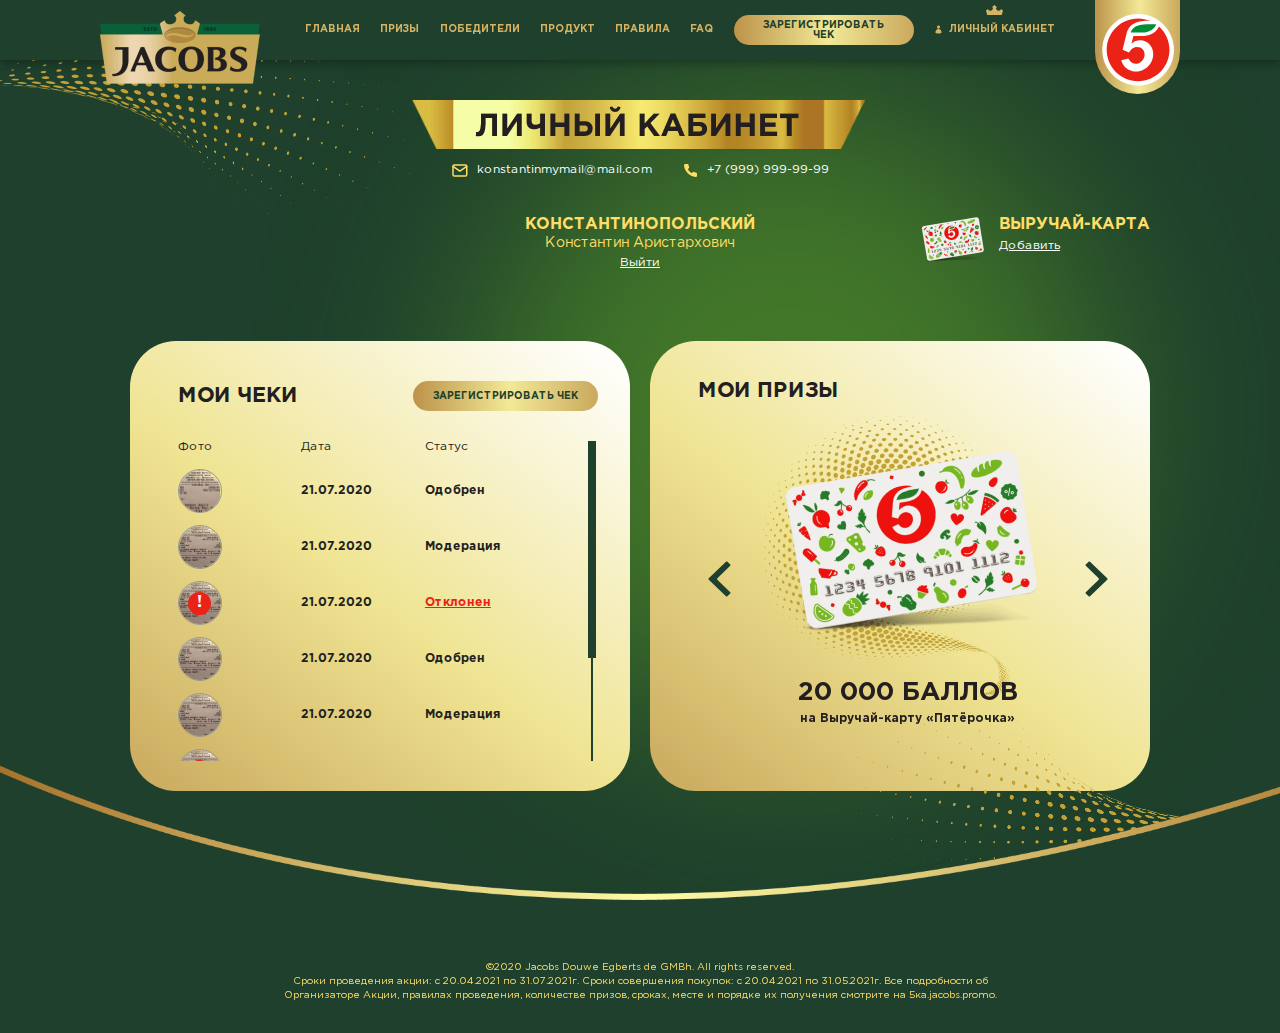
<file: lk.html>
<!DOCTYPE html>
<html lang="en">
<head>
	<meta charset="UTF-8">
	<title>Jacobs Caramel & Hazelnut</title>
	<meta http-equiv="X-UA-Compatible" content="IE=edge">
    <meta name="viewport" content="width=device-width, initial-scale=1.0, maximum-scale=1.0, minimum-scale=1.0, user-scalable=no">
    <meta name="format-detection" content="telephone=no">
    <link rel="shortcut icon" href="img/favicon.png" type="image/png">
	<link rel="stylesheet" href="fonts/stylesheet.css">
	<link rel="stylesheet" href="libs/select2/select2.min.css">
	<link rel="stylesheet" href="libs/scrollbar/jquery.scrollbar.css">
	<link rel="stylesheet" href="css/styles.css">
	<!--[if lte IE 9]>
    <script src="http://phpbbex.com/oldies/oldies.js" charset="utf-8"></script>
    <script src="https://oss.maxcdn.com/html5shiv/3.7.3/html5shiv.min.js"></script>
    <script src="https://oss.maxcdn.com/respond/1.4.2/respond.min.js"></script>
    <![endif]-->
</head>
<body>
	<div class="wrapper">
		<div class="content">
			<header>
				<div class="menu">
					<a href="index.html" class="logo desktop-visible">
						<img src="img/logo.png" alt="">
					</a>
					<a href="#!" class="btn check-btn mobile-visible pop-op" data-popup="auth">Зарегистрировать чек</a>
					<a href="#!" class="burger"></a>
					<nav class="menu-links">
						<a href="index.html" class="menu-link">Главная</a>
						<a href="prizes.html" class="menu-link">Призы</a>
						<a href="winners.html" class="menu-link">Победители</a>
						<a href="product.html" class="menu-link">Продукт</a>
						<a href="#!" class="menu-link" target="_blank">Правила</a>
						<a href="faq.html" class="menu-link">FAQ</a>
						<a href="#!" class="btn check-btn desktop-visible pop-op" data-popup="auth">Зарегистрировать чек</a>
						<a href="lk.html" class="menu-link login-link active">Личный кабинет</a>
					</nav>
					<div class="ex"></div>
				</div>
			</header>
			<section class="inner-page lk-page">
				<div class="inner-decor1 desktop-visible"></div>
				<div class="inner-decor2 desktop-visible"></div>
				<div class="container">
					<div class="page-title lk-title">
						<img srcset="img/lk-title.png 1x, img/lk-title@2x.png 2x" alt="Личный кабинет">
					</div>
					<div class="profile-block">
						<div class="profile-contacts">
							<div class="profile-contact profile-mail">konstantinmymail@mail.com</div>
							<div class="profile-contact profile-phone">+7 (999) 999-99-99</div>
						</div>
						<div class="profile-name-wrapper">
							<div class="profile-name">
								<span>Константинопольский</span>
								Константин Аристархович
							</div>
							<a href="index.html" class="logout-link link">Выйти</a>
						</div>
						<div class="reg-card-block">
							<div class="reg-cards-title">Выручай-Карта</div>
							<a href="#!" class="reg-card-name link pop-op" data-popup="reg-card">Добавить</a>
							<!-- заполненное состояние -->
							<!-- <div class="reg-card-name">0000 0000 0000 0000</div> -->
						</div>
					</div>
					<div class="lk-wrapper">
						<div class="lk-table-wrapper">
							<div class="lk-table-title-wrapper">
								<div class="title">Мои чеки</div>
								<div class="btn-wrapper">
									<a href="#!" class="btn pop-op" data-popup="check-upload">Зарегистрировать чек</a>
								</div>
							</div>
							<!-- <div class="lk-table-announce">Нет загруженных чеков</div> -->
							<div class="lk-table table-wrapper">
								<table>
									<thead>
										<tr>
											<th>Фото</th>
											<th>Дата</th>
											<th>Статус</th>
										</tr>
									</thead>
									<tbody>
										<tr>
											<td>
												<div class="check-preview">
													<img src="img/check1.png" alt="Чек">
												</div>
											</td>
											<td>21.07.2020</td>
											<td>Одобрен</td>
										</tr>
										<tr>
											<td>
												<div class="check-preview">
													<img src="img/check.png" alt="Чек">
												</div>
											</td>
											<td>21.07.2020</td>
											<td>Модерация</td>
										</tr>
										<tr>
											<td>
												<div class="check-preview rejected">
													<img src="img/check.png" alt="Чек">
												</div>
											</td>
											<td>21.07.2020</td>
											<td><a href="#!" class="rejected-link link pop-op" data-popup="check-rejected">Отклонен</a></td>
										</tr>
										<tr>
											<td>
												<div class="check-preview">
													<img src="img/check.png" alt="Чек">
												</div>
											</td>
											<td>21.07.2020</td>
											<td>Одобрен</td>
										</tr>
										<tr>
											<td>
												<div class="check-preview">
													<img src="img/check.png" alt="Чек">
												</div>
											</td>
											<td>21.07.2020</td>
											<td>Модерация</td>
										</tr>
										<tr>
											<td>
												<div class="check-preview rejected">
													<img src="img/check.png" alt="Чек">
												</div>
											</td>
											<td>21.07.2020</td>
											<td><a href="#!" class="rejected-link link pop-op" data-popup="check-rejected">Отклонен</a></td>
										</tr>
										<tr>
											<td>
												<div class="check-preview">
													<img src="img/check.png" alt="Чек">
												</div>
											</td>
											<td>21.07.2020</td>
											<td>Модерация</td>
										</tr>
										<tr>
											<td>
												<div class="check-preview">
													<img src="img/check.png" alt="Чек">
												</div>
											</td>
											<td>21.07.2020</td>
											<td>Модерация</td>
										</tr>
									</tbody>
								</table>
							</div>
						</div>
						<div class="lk-table-wrapper lk-table-prizes-wrapper">
							<div class="lk-table-title-wrapper">
								<div class="title">Мои призы</div>
							</div>
							<div class="lk-prizes-slider">
								<div class="lk-prize prize1">
									<div class="lk-prize-img">
										<img srcset="img/prizes/prize1.png 1x, img/prizes/prize1@2x.png 2x" alt="20 000 баллов на Выручай-карту «Пятёрочка»">
									</div>
									<div class="lk-prize-name">20 000 баллов</div>
									<div class="lk-prize-text">на Выручай-карту «Пятёрочка»</div>
								</div>
								<div class="lk-prize prize2">
									<div class="lk-prize-img">
										<img srcset="img/prizes/prize2.png 1x, img/prizes/prize2@2x.png 2x" alt="Смартфон мечты">
									</div>
									<div class="lk-prize-name">Главный приз</div>
									<div class="lk-prize-text">Смартфон мечты</div>
								</div>
							</div>
						</div>
					</div>
				</div>
			</section>
		</div>
		<footer>
			<div class="container">
				<div class="footer-text">
					©2020 Jacobs Douwe Egberts de GMBh. All rights reserved. <br>
					Сроки проведения акции: с 20.04.2021 по 31.07.2021г. Сроки совершения покупок: с 20.04.2021 по 31.05.2021г. Все подробности об Организаторе Акции, правилах проведения, количестве призов, сроках, месте и порядке их получения смотрите на 5ка.jacobs.promo. 
				</div>
			</div>
		</footer>
	</div>
	<div class="popups">
		<div id="auth" class="popup">
			<div class="popup__wrap">
				<a href="#!" class="close-popup js-close-popup"></a>
                <div class="popup__inner">
                    <div class="popup__title">Вход</div>
                    <div class="popup__error"></div>
                    <form class="popup-form">
                    	<div class="input-field">
                    		<input type="text" name="email" placeholder="E-mail" required>
                    	</div>
                    	<div class="input-field mb30">
                    		<input type="password" name="password" placeholder="Пароль" required>
                    	</div>
                    	<a href="#!" class="link restore-link pop-op" data-popup="restore-password">Я не помню свой пароль</a>
                    	<div class="btn-wrapper">
							<button class="btn">Войти</button>
						</div>
                    </form>
                    <div class="reg-text">
                    	Если вы впервые <br>на сайте, то вам необходимо
                    	<a href="#!" class="link popup-link pop-op" data-popup="reg">Зарегистрироваться</a>
                    </div>
                </div>
            </div>
		</div>
		<div id="reg" class="popup">
			<div class="popup__wrap">
				<a href="#!" class="close-popup js-close-popup"></a>
                <div class="popup__inner">
                    <div class="popup__title">Регистрация</div>
                    <div class="popup__error"></div>
                    <form class="popup-form">
                    	<div class="input-field">
                    		<label for="lastName">Фамилия</label>
                    		<input type="text" name="lastName" placeholder="Фамилия" required>
                    	</div>
                    	<div class="input-field">
                    		<label for="firstName">Имя</label>
                    		<input type="text" name="firstName" placeholder="Имя" required>
                    	</div>
                    	<div class="input-field">
                    		<label for="email">E-mail</label>
                    		<input type="text" name="email" placeholder="E-mail" required>                    		
                    	</div>
                    	<div class="input-field">
                    		<label for="phone">Номер телефона</label>
                    		<input type="text" name="phone" class="phone-mask" placeholder="Номер телефона" required>                    		
                    	</div>
                    	<div class="input-field">
                    		<label for="phone">Номер вашей Выручай-карты</label>
                    		<input type="text" name="card" class="card-mask" placeholder="Номер вашей Выручай-карты" required>                    		
                    	</div>
                    	<div class="checkbox-wrapper">
							<div class="input-field checkbox-field">
	                            <label for="check-rules" class="checkbox">
	                                <input id="check-rules" name="check-rules" type="checkbox" required>
	                                <span class="checkmark"></span>
	                                <span class="checkbox-text">Я согласен с <a href="#!" class="rules-link link" target="_blank">Правилами акции</a></span>
	                            </label> 
	                        </div>
	                        <div class="input-field checkbox-field">
	                            <label for="check-data" class="checkbox">
	                                <input id="check-data" name="check-data" type="checkbox" required>
	                                <span class="checkmark"></span>
	                                <span class="checkbox-text">Я согласен на обработку моих <a href="#!" class="rules-link link" target="_blank">персональных данных</a></span>
	                            </label> 
	                        </div>
						</div>
                    	<div class="captcha mb20">
                    		<div class="popup__desc">Введите символы с картинки</div>
	                    	<div class="captcha-wrap">
	                    		<div class="popup__error"></div>
	                    		<div class="captcha-field">
	                    			<img src="img/captcha.png" alt="">
	                    		</div>
	                    		<div class="input-field">
		                    		<input type="text" name="captcha" required>
		                    	</div>
	                    	</div>
                    	</div>
						<div class="btn-wrapper">
							<a href="#!" class="btn pop-op" data-popup="reg-success">Отправить</a>
						</div>
                    </form>
                </div>
            </div>
		</div>
		<div id="reg-success" class="popup">
			<div class="popup__wrap">
				<a href="#!" class="close-popup js-close-popup"></a>
                <div class="popup__inner">
                	<div class="popup__title">Регистрация пройдена</div>
                    <div class="popup__desc">Пароль отправлен на почту, <br>указанную при регистрации.</div>
                    <div class="btn-wrapper">
						<a href="#!" class="btn pop-op" data-popup="auth">Войти</a>
					</div>
                </div>
            </div>
		</div>
		<div id="restore-password" class="popup">
			<div class="popup__wrap">
				<a href="#!" class="close-popup js-close-popup"></a>
                <div class="popup__inner">
                    <div class="popup__title">Восстановление <br>пароля</div>
                    <form class="popup-form">
                    	<div class="popup__desc before-send">Введите e-mail, указанный при <br>регистрации. Мы вышлем туда <br>ссылку для смены пароля.</div>
                    	<div class="popup__desc after-send" style="display: none;">Пароль был отправлен в сообщении</div>
                    	<div class="input-field">
                    		<input type="text" name="email" placeholder="E-mail" required>
                    	</div>
                    	<div class="input-field mb30">
							<span class="clock-text" style="display: none;">Можно отправить повторно через <span class="clock"></span></span>
                    	</div>
                    	<div class="btn-wrapper">
							<button class="btn">Получить письмо</button>
						</div>
                    </form>
                </div>
            </div>
		</div>
		<div id="feedback-success" class="popup">
			<div class="popup__wrap">
				<a href="#!" class="close-popup js-close-popup"></a>
                <div class="popup__inner">
                	<div class="popup__title">Ваше обращение <br>принято</div>
                    <div class="popup__desc">Ожидайте ответа на указанную <br>электронную почту. Спасибо!</div>
                    <div class="btn-wrapper">
						<a href="#!" class="btn js-close-popup">Понятно</a>
					</div>
                </div>
            </div>
		</div>
		<div id="check-upload" class="popup">
			<div class="popup__wrap">
				<a href="#!" class="close-popup js-close-popup"></a>
                <div class="popup__inner">
                    <div class="popup__title">Загрузка чека</div>
                    <div class="iframe-wrap">
                        <iframe src="https://checkservice.emg.ru/angular/?id=e34362ae-4e27-4212-8bbe-7bc6797bd830&participantId=1&hash=8639098566b4e048f03008fb27d83349&disabledCamerasFoundCheck=1" class="iframe" frameborder="0"></iframe>
                    </div>
                </div>
            </div>
		</div>
		<div id="check-rejected" class="popup">
			<div class="popup__wrap">
				<a href="#!" class="close-popup js-close-popup"></a>
                <div class="popup__inner">
                	<div class="popup__title">Чек отклонен</div>
                    <div class="popup__desc">Такой чек уже был загружен ранее. Попробуйте загрузить другой чек.</div>
                    <div class="btn-wrapper">
						<a href="#!" class="btn js-close-popup">Понятно</a>
					</div>
                </div>
            </div>
		</div>
		<div id="reg-card" class="popup">
			<div class="popup__wrap">
				<a href="#!" class="close-popup js-close-popup"></a>
                <div class="popup__inner">
                    <div class="popup__title">Добавить карту</div>
                    <form class="popup-form">
                    	<div class="popup-prize-img">
                    		<img src="img/prizes/prize1.png" alt="Выручай-карты">
                    	</div>
                    	<div class="input-field mb30">
                    		<input type="text" name="card" class="card-mask" placeholder="Номер карты" required>
                    	</div>
                    	<div class="btn-wrapper">
							<button class="btn">Отправить</button>
						</div>
                    </form>
                </div>
            </div>
		</div>
	</div>

	<script src="libs/jquery-3.5.1.min.js"></script>
	<script src="libs/select2/select2.min.js"></script>
	<script src="libs/jquery.validate.min.js"></script>
	<script src="libs/scrollbar/jquery.scrollbar.min.js"></script>
	<script src="libs/jquery.inputmask.min.js"></script>
	<script src="libs/jquery.countdown.min.js"></script>
	<script src="libs/slick.min.js"></script>
	<script src="js/scripts.js"></script>
</body>
</html>
</file>
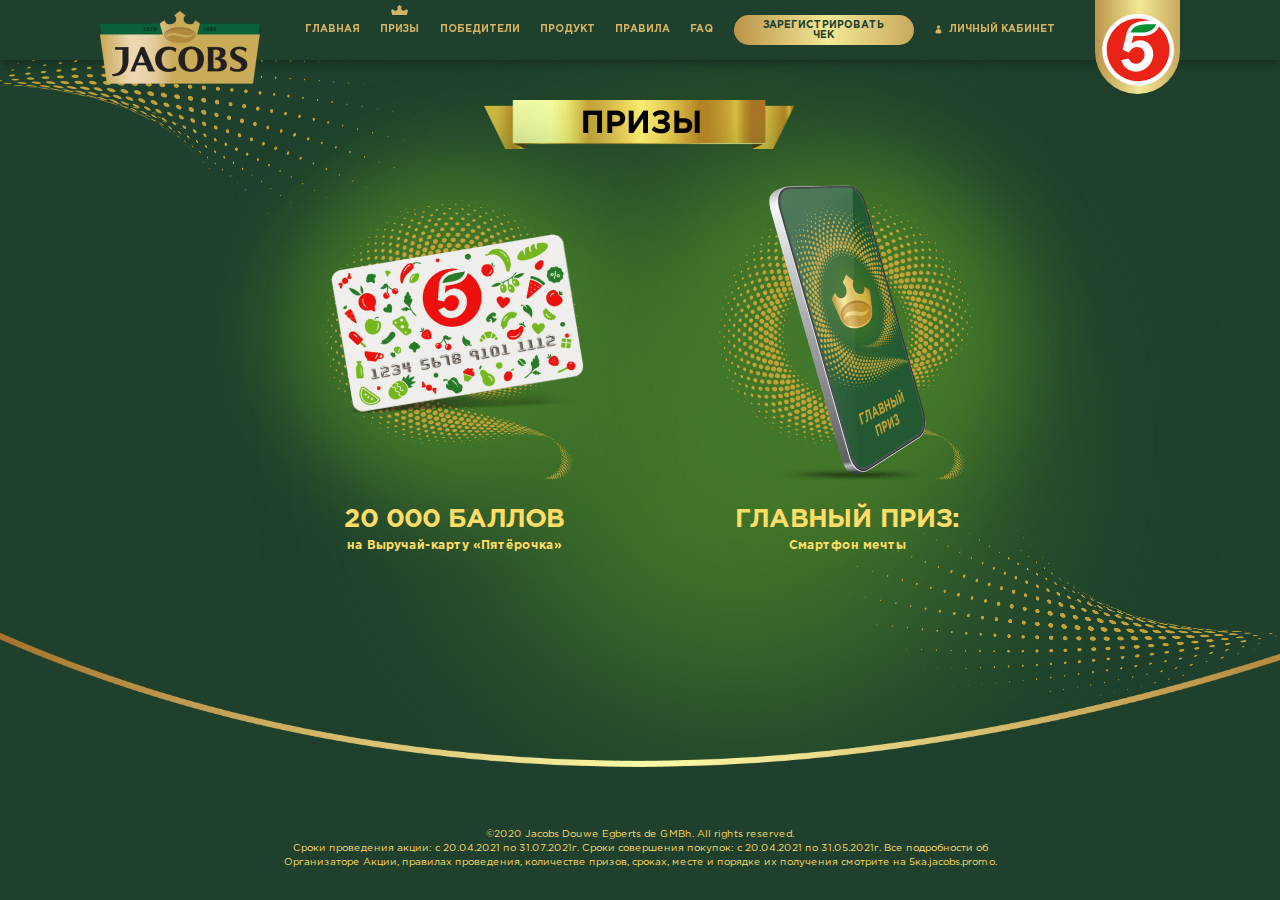
<file: prizes.html>
<!DOCTYPE html>
<html lang="en">
<head>
	<meta charset="UTF-8">
	<title>Jacobs Caramel & Hazelnut</title>
	<meta http-equiv="X-UA-Compatible" content="IE=edge">
    <meta name="viewport" content="width=device-width, initial-scale=1.0, maximum-scale=1.0, minimum-scale=1.0, user-scalable=no">
    <meta name="format-detection" content="telephone=no">
    <link rel="shortcut icon" href="img/favicon.png" type="image/png">
	<link rel="stylesheet" href="fonts/stylesheet.css">
	<link rel="stylesheet" href="libs/select2/select2.min.css">
	<link rel="stylesheet" href="libs/scrollbar/jquery.scrollbar.css">
	<link rel="stylesheet" href="css/styles.css">
	<!--[if lte IE 9]>
    <script src="http://phpbbex.com/oldies/oldies.js" charset="utf-8"></script>
    <script src="https://oss.maxcdn.com/html5shiv/3.7.3/html5shiv.min.js"></script>
    <script src="https://oss.maxcdn.com/respond/1.4.2/respond.min.js"></script>
    <![endif]-->
</head>
<body>
	<div class="wrapper">
		<div class="content">
			<header>
				<div class="menu">
					<a href="index.html" class="logo desktop-visible">
						<img src="img/logo.png" alt="">
					</a>
					<a href="#!" class="btn check-btn mobile-visible pop-op" data-popup="auth">Зарегистрировать чек</a>
					<a href="#!" class="burger"></a>
					<nav class="menu-links">
						<a href="index.html" class="menu-link">Главная</a>
						<a href="prizes.html" class="menu-link active">Призы</a>
						<a href="winners.html" class="menu-link">Победители</a>
						<a href="product.html" class="menu-link">Продукт</a>
						<a href="#!" class="menu-link" target="_blank">Правила</a>
						<a href="faq.html" class="menu-link">FAQ</a>
						<a href="#!" class="btn check-btn desktop-visible pop-op" data-popup="auth">Зарегистрировать чек</a>
						<a href="lk.html" class="menu-link login-link pop-op" data-popup="auth">Личный кабинет</a>
					</nav>
					<div class="ex"></div>
				</div>
			</header>
			<section class="inner-page prizes-page">
				<div class="inner-decor1 desktop-visible"></div>
				<div class="inner-decor2 desktop-visible"></div>
				<div class="container">
					<div class="page-title prizes-title">
						<img srcset="img/prizes-title.png 1x, img/prizes-title@2x.png 2x" alt="Призы">
					</div>
					<div class="prizes">
						<div class="prize prize1">
							<div class="prize-img">
								<img srcset="img/prizes/prize1.png 1x, img/prizes/prize1@2x.png 2x" alt="20 000 баллов на Выручай-карту «Пятёрочка»">
							</div>
							<div class="prize-name">20 000 баллов</div>
							<div class="prize-text">на Выручай-карту «Пятёрочка»</div>
						</div>
						<div class="prize prize2">
							<div class="prize-img">
								<img srcset="img/prizes/prize2.png 1x, img/prizes/prize2@2x.png 2x" alt="Смартфон мечты">
							</div>
							<div class="prize-name">Главный приз:</div>
							<div class="prize-text">Смартфон мечты</div>
						</div>
					</div>
				</div>
			</section>
		</div>
		<footer>
			<div class="container">
				<div class="footer-text">
					©2020 Jacobs Douwe Egberts de GMBh. All rights reserved. <br>
					Сроки проведения акции: с 20.04.2021 по 31.07.2021г. Сроки совершения покупок: с 20.04.2021 по 31.05.2021г. Все подробности об Организаторе Акции, правилах проведения, количестве призов, сроках, месте и порядке их получения смотрите на 5ка.jacobs.promo. 
				</div>
			</div>
		</footer>
	</div>
	<div class="popups">
		<div id="auth" class="popup">
			<div class="popup__wrap">
				<a href="#!" class="close-popup js-close-popup"></a>
                <div class="popup__inner">
                    <div class="popup__title">Вход</div>
                    <div class="popup__error"></div>
                    <form class="popup-form">
                    	<div class="input-field">
                    		<input type="text" name="email" placeholder="E-mail" required>
                    	</div>
                    	<div class="input-field mb30">
                    		<input type="password" name="password" placeholder="Пароль" required>
                    	</div>
                    	<a href="#!" class="link restore-link pop-op" data-popup="restore-password">Я не помню свой пароль</a>
                    	<div class="btn-wrapper">
							<button class="btn">Войти</button>
						</div>
                    </form>
                    <div class="reg-text">
                    	Если вы впервые <br>на сайте, то вам необходимо
                    	<a href="#!" class="link popup-link pop-op" data-popup="reg">Зарегистрироваться</a>
                    </div>
                </div>
            </div>
		</div>
		<div id="reg" class="popup">
			<div class="popup__wrap">
				<a href="#!" class="close-popup js-close-popup"></a>
                <div class="popup__inner">
                    <div class="popup__title">Регистрация</div>
                    <div class="popup__error"></div>
                    <form class="popup-form">
                    	<div class="input-field">
                    		<label for="lastName">Фамилия</label>
                    		<input type="text" name="lastName" placeholder="Фамилия" required>
                    	</div>
                    	<div class="input-field">
                    		<label for="firstName">Имя</label>
                    		<input type="text" name="firstName" placeholder="Имя" required>
                    	</div>
                    	<div class="input-field">
                    		<label for="email">E-mail</label>
                    		<input type="text" name="email" placeholder="E-mail" required>                    		
                    	</div>
                    	<div class="input-field">
                    		<label for="phone">Номер телефона</label>
                    		<input type="text" name="phone" class="phone-mask" placeholder="Номер телефона" required>                    		
                    	</div>
                    	<div class="input-field">
                    		<label for="phone">Номер вашей Выручай-карты</label>
                    		<input type="text" name="card" class="card-mask" placeholder="Номер вашей Выручай-карты" required>                    		
                    	</div>
                    	<div class="checkbox-wrapper">
							<div class="input-field checkbox-field">
	                            <label for="check-rules" class="checkbox">
	                                <input id="check-rules" name="check-rules" type="checkbox" required>
	                                <span class="checkmark"></span>
	                                <span class="checkbox-text">Я согласен с <a href="#!" class="rules-link link" target="_blank">Правилами акции</a></span>
	                            </label> 
	                        </div>
	                        <div class="input-field checkbox-field">
	                            <label for="check-data" class="checkbox">
	                                <input id="check-data" name="check-data" type="checkbox" required>
	                                <span class="checkmark"></span>
	                                <span class="checkbox-text">Я согласен на обработку моих <a href="#!" class="rules-link link" target="_blank">персональных данных</a></span>
	                            </label> 
	                        </div>
						</div>
                    	<div class="captcha mb20">
                    		<div class="popup__desc">Введите символы с картинки</div>
	                    	<div class="captcha-wrap">
	                    		<div class="popup__error"></div>
	                    		<div class="captcha-field">
	                    			<img src="img/captcha.png" alt="">
	                    		</div>
	                    		<div class="input-field">
		                    		<input type="text" name="captcha" required>
		                    	</div>
	                    	</div>
                    	</div>
						<div class="btn-wrapper">
							<a href="#!" class="btn pop-op" data-popup="reg-success">Отправить</a>
						</div>
                    </form>
                </div>
            </div>
		</div>
		<div id="reg-success" class="popup">
			<div class="popup__wrap">
				<a href="#!" class="close-popup js-close-popup"></a>
                <div class="popup__inner">
                	<div class="popup__title">Регистрация пройдена</div>
                    <div class="popup__desc">Пароль отправлен на почту, <br>указанную при регистрации.</div>
                    <div class="btn-wrapper">
						<a href="#!" class="btn pop-op" data-popup="auth">Войти</a>
					</div>
                </div>
            </div>
		</div>
		<div id="restore-password" class="popup">
			<div class="popup__wrap">
				<a href="#!" class="close-popup js-close-popup"></a>
                <div class="popup__inner">
                    <div class="popup__title">Восстановление <br>пароля</div>
                    <form class="popup-form">
                    	<div class="popup__desc before-send">Введите e-mail, указанный при <br>регистрации. Мы вышлем туда <br>ссылку для смены пароля.</div>
                    	<div class="popup__desc after-send" style="display: none;">Пароль был отправлен в сообщении</div>
                    	<div class="input-field">
                    		<input type="text" name="email" placeholder="E-mail" required>
                    	</div>
                    	<div class="input-field mb30">
							<span class="clock-text" style="display: none;">Можно отправить повторно через <span class="clock"></span></span>
                    	</div>
                    	<div class="btn-wrapper">
							<button class="btn">Получить письмо</button>
						</div>
                    </form>
                </div>
            </div>
		</div>
		<div id="feedback-success" class="popup">
			<div class="popup__wrap">
				<a href="#!" class="close-popup js-close-popup"></a>
                <div class="popup__inner">
                	<div class="popup__title">Ваше обращение <br>принято</div>
                    <div class="popup__desc">Ожидайте ответа на указанную <br>электронную почту. Спасибо!</div>
                    <div class="btn-wrapper">
						<a href="#!" class="btn js-close-popup">Понятно</a>
					</div>
                </div>
            </div>
		</div>
		<div id="check-upload" class="popup">
			<div class="popup__wrap">
				<a href="#!" class="close-popup js-close-popup"></a>
                <div class="popup__inner">
                    <div class="popup__title">Загрузка чека</div>
                    <div class="iframe-wrap">
                        <!-- <iframe src="https://checkservice.emg.ru/Upload?id=630b7ffa-2815-4c9b-96f8-b485c73a1ed9&participantId=1&hash=1958d3842a1595b11ec2c7ed5e9e6305" class="iframe" frameborder="0"></iframe> -->
                    </div>
                </div>
            </div>
		</div>
		<div id="check-rejected" class="popup">
			<div class="popup__wrap">
				<a href="#!" class="close-popup js-close-popup"></a>
                <div class="popup__inner">
                	<div class="popup__title">Чек отклонен</div>
                    <div class="popup__desc">Такой чек уже был загружен ранее. Попробуйте загрузить другой чек.</div>
                    <div class="btn-wrapper">
						<a href="#!" class="btn js-close-popup">Понятно</a>
					</div>
                </div>
            </div>
		</div>
	</div>

	<script src="libs/jquery-3.5.1.min.js"></script>
	<script src="libs/select2/select2.min.js"></script>
	<script src="libs/jquery.validate.min.js"></script>
	<script src="libs/scrollbar/jquery.scrollbar.min.js"></script>
	<script src="libs/jquery.inputmask.min.js"></script>
	<script src="libs/jquery.countdown.min.js"></script>
	<script src="libs/slick.min.js"></script>
	<script src="js/scripts.js"></script>
</body>
</html>
</file>
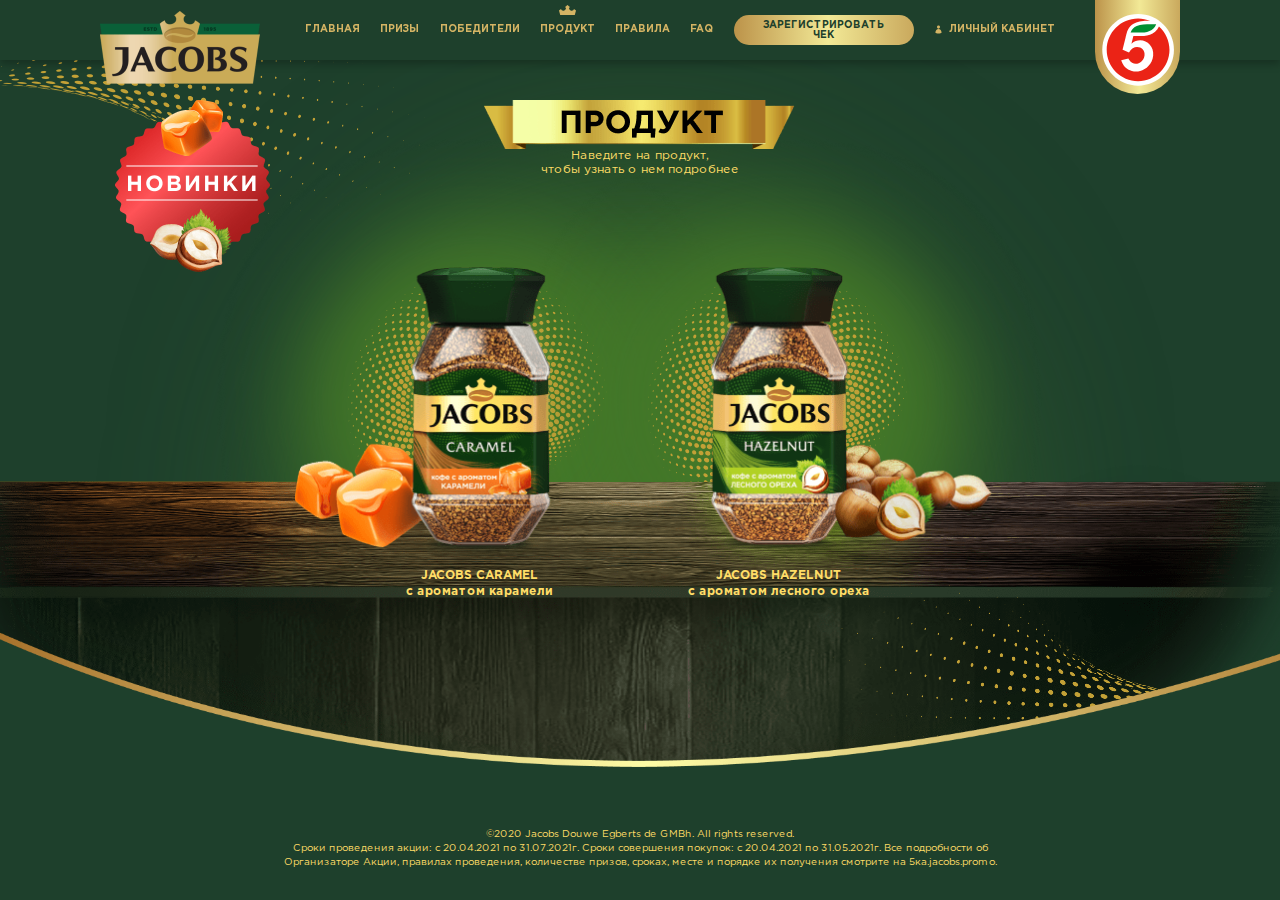
<file: product.html>
<!DOCTYPE html>
<html lang="en">
<head>
	<meta charset="UTF-8">
	<title>Jacobs Caramel & Hazelnut</title>
	<meta http-equiv="X-UA-Compatible" content="IE=edge">
    <meta name="viewport" content="width=device-width, initial-scale=1.0, maximum-scale=1.0, minimum-scale=1.0, user-scalable=no">
    <meta name="format-detection" content="telephone=no">
    <link rel="shortcut icon" href="img/favicon.png" type="image/png">
	<link rel="stylesheet" href="fonts/stylesheet.css">
	<link rel="stylesheet" href="libs/select2/select2.min.css">
	<link rel="stylesheet" href="libs/scrollbar/jquery.scrollbar.css">
	<link rel="stylesheet" href="css/styles.css">
	<!--[if lte IE 9]>
    <script src="http://phpbbex.com/oldies/oldies.js" charset="utf-8"></script>
    <script src="https://oss.maxcdn.com/html5shiv/3.7.3/html5shiv.min.js"></script>
    <script src="https://oss.maxcdn.com/respond/1.4.2/respond.min.js"></script>
    <![endif]-->
</head>
<body>
	<div class="wrapper">
		<div class="content">
			<header>
				<div class="menu">
					<a href="index.html" class="logo desktop-visible">
						<img src="img/logo.png" alt="">
					</a>
					<a href="#!" class="btn check-btn mobile-visible pop-op" data-popup="auth">Зарегистрировать чек</a>
					<a href="#!" class="burger"></a>
					<nav class="menu-links">
						<a href="index.html" class="menu-link">Главная</a>
						<a href="prizes.html" class="menu-link">Призы</a>
						<a href="winners.html" class="menu-link">Победители</a>
						<a href="product.html" class="menu-link active">Продукт</a>
						<a href="#!" class="menu-link" target="_blank">Правила</a>
						<a href="faq.html" class="menu-link">FAQ</a>
						<a href="#!" class="btn check-btn desktop-visible pop-op" data-popup="auth">Зарегистрировать чек</a>
						<a href="lk.html" class="menu-link login-link pop-op" data-popup="auth">Личный кабинет</a>
					</nav>
					<div class="ex"></div>
				</div>
			</header>
			<section class="inner-page product-page">
				<div class="inner-decor1 desktop-visible"></div>
				<div class="container">
					<div class="new-label"></div>
					<div class="page-title product-title desktop-visible">
						<img srcset="img/product-title.png 1x, img/product-title@2x.png 2x" alt="Призы">
					</div>
					<div class="product-subtitle desktop-visible">Наведите на продукт, <br>чтобы узнать о нем подробнее</div>
					<div class="products">
						<div class="product product1">
							<div class="product-img">
								<img srcset="img/products/product1.png 1x, img/products/product1@2x.png 2x" class="desktop-visible" alt="JACOBS CARAMEL с ароматом карамели">
								<img srcset="img/products/product1-mob.png 1x, img/products/product1-mob@2x.png 2x" class="mobile-visible" alt="JACOBS CARAMEL с ароматом карамели">
							</div>
							<div class="product-name">JACOBS CARAMEL <br>с ароматом карамели</div>
							<a href="#!" class="product-link mobile-visible">Подробнее</a>
							<div class="tooltip">
								<a href="#!" class="close-tooltip mobile-visible"></a>
								<div class="tooltip-info">
									Побалуйте себя новым <br class="mobile-visible">Jacobs <br class="desktop-visible">с ароматом карамели. <br><br>
									Этот кофе дарит неповторимое удовольствие благодаря аппетитному сочетанию карамельного аромата <br>и деликатно обжаренных <br>кофейных зерен. <br><br>
									Приготовьте охлажденный карамельный латте! <br>Просто добавьте в чашку взбитого молока и кубики льда.  
								</div>
							</div>
						</div>
						<div class="product product2">
							<div class="product-img">
								<img srcset="img/products/product2.png 1x, img/products/product2@2x.png 2x" class="desktop-visible" alt="JACOBS HAZELNUT с ароматом лесного ореха">
								<img srcset="img/products/product2-mob.png 1x, img/products/product2-mob@2x.png 2x" class="mobile-visible" alt="JACOBS HAZELNUT с ароматом лесного ореха">
							</div>
							<div class="product-name">JACOBS HAZELNUT <br>с ароматом лесного ореха</div>
							<a href="#!" class="product-link mobile-visible">Подробнее</a>
							<div class="tooltip">
								<a href="#!" class="close-tooltip mobile-visible"></a>
								<div class="tooltip-info">
									Побалуйте себя <br class="mobile-visible">новым Jacobs <br class="desktop-visible">с ароматом <br class="mobile-visible">лесного ореха. <br><br>
									Этот кофе дарит неповторимое удовольствие благодаря уникальной гармонии аромата жареного лесного ореха и деликатно обжаренных кофейных зерен. <br><br>
									Попробуйте этот кофе с миндальным печеньем — наслаждение для настоящих кофеманов!  
								</div>
							</div>
						</div>
					</div>
				</div>
				<div class="inner-decor2 desktop-visible"></div>
			</section>
		</div>
		<footer>
			<div class="container">
				<div class="footer-text">
					©2020 Jacobs Douwe Egberts de GMBh. All rights reserved. <br>
					Сроки проведения акции: с 20.04.2021 по 31.07.2021г. Сроки совершения покупок: с 20.04.2021 по 31.05.2021г. Все подробности об Организаторе Акции, правилах проведения, количестве призов, сроках, месте и порядке их получения смотрите на 5ка.jacobs.promo. 
				</div>
			</div>
		</footer>
	</div>
	<div class="popups">
		<div id="auth" class="popup">
			<div class="popup__wrap">
				<a href="#!" class="close-popup js-close-popup"></a>
                <div class="popup__inner">
                    <div class="popup__title">Вход</div>
                    <div class="popup__error"></div>
                    <form class="popup-form">
                    	<div class="input-field">
                    		<input type="text" name="email" placeholder="E-mail" required>
                    	</div>
                    	<div class="input-field mb30">
                    		<input type="password" name="password" placeholder="Пароль" required>
                    	</div>
                    	<a href="#!" class="link restore-link pop-op" data-popup="restore-password">Я не помню свой пароль</a>
                    	<div class="btn-wrapper">
							<button class="btn">Войти</button>
						</div>
                    </form>
                    <div class="reg-text">
                    	Если вы впервые <br>на сайте, то вам необходимо
                    	<a href="#!" class="link popup-link pop-op" data-popup="reg">Зарегистрироваться</a>
                    </div>
                </div>
            </div>
		</div>
		<div id="reg" class="popup">
			<div class="popup__wrap">
				<a href="#!" class="close-popup js-close-popup"></a>
                <div class="popup__inner">
                    <div class="popup__title">Регистрация</div>
                    <div class="popup__error"></div>
                    <form class="popup-form">
                    	<div class="input-field">
                    		<label for="lastName">Фамилия</label>
                    		<input type="text" name="lastName" placeholder="Фамилия" required>
                    	</div>
                    	<div class="input-field">
                    		<label for="firstName">Имя</label>
                    		<input type="text" name="firstName" placeholder="Имя" required>
                    	</div>
                    	<div class="input-field">
                    		<label for="email">E-mail</label>
                    		<input type="text" name="email" placeholder="E-mail" required>                    		
                    	</div>
                    	<div class="input-field">
                    		<label for="phone">Номер телефона</label>
                    		<input type="text" name="phone" class="phone-mask" placeholder="Номер телефона" required>                    		
                    	</div>
                    	<div class="input-field">
                    		<label for="phone">Номер вашей Выручай-карты</label>
                    		<input type="text" name="card" class="card-mask" placeholder="Номер вашей Выручай-карты" required>                    		
                    	</div>
                    	<div class="checkbox-wrapper">
							<div class="input-field checkbox-field">
	                            <label for="check-rules" class="checkbox">
	                                <input id="check-rules" name="check-rules" type="checkbox" required>
	                                <span class="checkmark"></span>
	                                <span class="checkbox-text">Я согласен с <a href="#!" class="rules-link link" target="_blank">Правилами акции</a></span>
	                            </label> 
	                        </div>
	                        <div class="input-field checkbox-field">
	                            <label for="check-data" class="checkbox">
	                                <input id="check-data" name="check-data" type="checkbox" required>
	                                <span class="checkmark"></span>
	                                <span class="checkbox-text">Я согласен на обработку моих <a href="#!" class="rules-link link" target="_blank">персональных данных</a></span>
	                            </label> 
	                        </div>
						</div>
                    	<div class="captcha mb20">
                    		<div class="popup__desc">Введите символы с картинки</div>
	                    	<div class="captcha-wrap">
	                    		<div class="popup__error"></div>
	                    		<div class="captcha-field">
	                    			<img src="img/captcha.png" alt="">
	                    		</div>
	                    		<div class="input-field">
		                    		<input type="text" name="captcha" required>
		                    	</div>
	                    	</div>
                    	</div>
						<div class="btn-wrapper">
							<a href="#!" class="btn pop-op" data-popup="reg-success">Отправить</a>
						</div>
                    </form>
                </div>
            </div>
		</div>
		<div id="reg-success" class="popup">
			<div class="popup__wrap">
				<a href="#!" class="close-popup js-close-popup"></a>
                <div class="popup__inner">
                	<div class="popup__title">Регистрация пройдена</div>
                    <div class="popup__desc">Пароль отправлен на почту, <br>указанную при регистрации.</div>
                    <div class="btn-wrapper">
						<a href="#!" class="btn pop-op" data-popup="auth">Войти</a>
					</div>
                </div>
            </div>
		</div>
		<div id="restore-password" class="popup">
			<div class="popup__wrap">
				<a href="#!" class="close-popup js-close-popup"></a>
                <div class="popup__inner">
                    <div class="popup__title">Восстановление <br>пароля</div>
                    <form class="popup-form">
                    	<div class="popup__desc before-send">Введите e-mail, указанный при <br>регистрации. Мы вышлем туда <br>ссылку для смены пароля.</div>
                    	<div class="popup__desc after-send" style="display: none;">Пароль был отправлен в сообщении</div>
                    	<div class="input-field">
                    		<input type="text" name="email" placeholder="E-mail" required>
                    	</div>
                    	<div class="input-field mb30">
							<span class="clock-text" style="display: none;">Можно отправить повторно через <span class="clock"></span></span>
                    	</div>
                    	<div class="btn-wrapper">
							<button class="btn">Получить письмо</button>
						</div>
                    </form>
                </div>
            </div>
		</div>
		<div id="feedback-success" class="popup">
			<div class="popup__wrap">
				<a href="#!" class="close-popup js-close-popup"></a>
                <div class="popup__inner">
                	<div class="popup__title">Ваше обращение <br>принято</div>
                    <div class="popup__desc">Ожидайте ответа на указанную <br>электронную почту. Спасибо!</div>
                    <div class="btn-wrapper">
						<a href="#!" class="btn js-close-popup">Понятно</a>
					</div>
                </div>
            </div>
		</div>
		<div id="check-upload" class="popup">
			<div class="popup__wrap">
				<a href="#!" class="close-popup js-close-popup"></a>
                <div class="popup__inner">
                    <div class="popup__title">Загрузка чека</div>
                    <div class="iframe-wrap">
                        <!-- <iframe src="https://checkservice.emg.ru/Upload?id=630b7ffa-2815-4c9b-96f8-b485c73a1ed9&participantId=1&hash=1958d3842a1595b11ec2c7ed5e9e6305" class="iframe" frameborder="0"></iframe> -->
                    </div>
                </div>
            </div>
		</div>
		<div id="check-rejected" class="popup">
			<div class="popup__wrap">
				<a href="#!" class="close-popup js-close-popup"></a>
                <div class="popup__inner">
                	<div class="popup__title">Чек отклонен</div>
                    <div class="popup__desc">Такой чек уже был загружен ранее. Попробуйте загрузить другой чек.</div>
                    <div class="btn-wrapper">
						<a href="#!" class="btn js-close-popup">Понятно</a>
					</div>
                </div>
            </div>
		</div>
	</div>

	<script src="libs/jquery-3.5.1.min.js"></script>
	<script src="libs/select2/select2.min.js"></script>
	<script src="libs/jquery.validate.min.js"></script>
	<script src="libs/scrollbar/jquery.scrollbar.min.js"></script>
	<script src="libs/jquery.inputmask.min.js"></script>
	<script src="libs/jquery.countdown.min.js"></script>
	<script src="libs/slick.min.js"></script>
	<script src="js/scripts.js"></script>
</body>
</html>
</file>
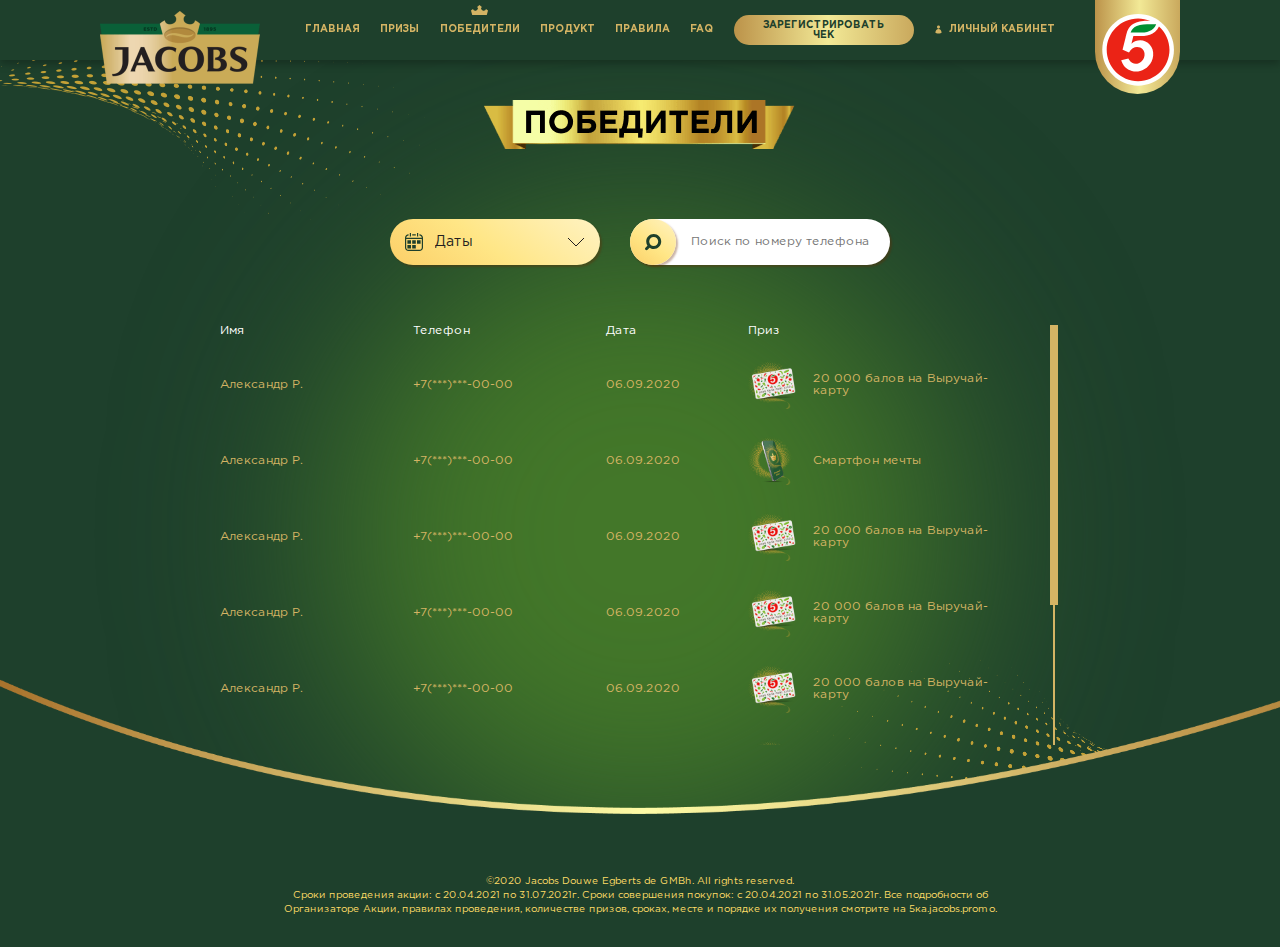
<file: winners.html>
<!DOCTYPE html>
<html lang="en">
<head>
	<meta charset="UTF-8">
	<title>Jacobs Caramel & Hazelnut</title>
	<meta http-equiv="X-UA-Compatible" content="IE=edge">
    <meta name="viewport" content="width=device-width, initial-scale=1.0, maximum-scale=1.0, minimum-scale=1.0, user-scalable=no">
    <meta name="format-detection" content="telephone=no">
    <link rel="shortcut icon" href="img/favicon.png" type="image/png">
	<link rel="stylesheet" href="fonts/stylesheet.css">
	<link rel="stylesheet" href="libs/select2/select2.min.css">
	<link rel="stylesheet" href="libs/scrollbar/jquery.scrollbar.css">
	<link rel="stylesheet" href="css/styles.css">
	<!--[if lte IE 9]>
    <script src="http://phpbbex.com/oldies/oldies.js" charset="utf-8"></script>
    <script src="https://oss.maxcdn.com/html5shiv/3.7.3/html5shiv.min.js"></script>
    <script src="https://oss.maxcdn.com/respond/1.4.2/respond.min.js"></script>
    <![endif]-->
</head>
<body>
	<div class="wrapper">
		<div class="content">
			<header>
				<div class="menu">
					<a href="index.html" class="logo desktop-visible">
						<img src="img/logo.png" alt="">
					</a>
					<a href="#!" class="btn check-btn mobile-visible pop-op" data-popup="auth">Зарегистрировать чек</a>
					<a href="#!" class="burger"></a>
					<nav class="menu-links">
						<a href="index.html" class="menu-link">Главная</a>
						<a href="prizes.html" class="menu-link">Призы</a>
						<a href="winners.html" class="menu-link active">Победители</a>
						<a href="product.html" class="menu-link">Продукт</a>
						<a href="#!" class="menu-link" target="_blank">Правила</a>
						<a href="faq.html" class="menu-link">FAQ</a>
						<a href="#!" class="btn check-btn desktop-visible pop-op" data-popup="auth">Зарегистрировать чек</a>
						<a href="lk.html" class="menu-link login-link pop-op" data-popup="auth">Личный кабинет</a>
					</nav>
					<div class="ex"></div>
				</div>
			</header>
			<section class="inner-page winners-page">
				<div class="inner-decor1 desktop-visible"></div>
				<div class="inner-decor2 desktop-visible"></div>
				<div class="container">
					<div class="page-title winners-title">
						<img srcset="img/winners-title.png 1x, img/winners-title@2x.png 2x" alt="Победители">
					</div>
					<div class="filters">
						<div class="date-filter">
							<div class="select">
								<select name="monthly" data-placeholder="Даты">
									<option value=""></option>
									<option value="1">15.10.21 - 20.10.21</option>
									<option value="2">16.10.21 - 21.10.21</option>
									<option value="3">17.10.21 - 22.10.21</option>
									<option value="4">18.10.21 - 23.10.21</option>
								</select>
							</div>
						</div>
						<form class="input-field phone-filter">
                    		<input type="text" name="phone" class="phone-mask" placeholder="Поиск по номеру телефона">
                    		<button class="search"></button>
                    	</form>
					</div>
					<div class="winners">
						<div class="table-wrapper winners-table">
							<table>
								<thead>
									<tr>
										<th class="desktop-visible">Имя</th>
										<th class="desktop-visible">Телефон</th>
										<th class="desktop-visible">Дата</th>
										<th class="mobile-visible">Участник</th>
										<th>Приз</th>
									</tr>
								</thead>
								<tbody>
									<tr>
										<td class="desktop-visible">Александр Р.</td>
										<td class="desktop-visible">+7(***)***-00-00</td>
										<td class="desktop-visible">06.09.2020</td>
										<td class="mobile-visible">
											<div class="winners-name">Александр Р.</div>
											+7(***)***-00-00 <br>
											06.09.2020
										</td>
										<td class="prize-td">
											<div class="winners-prize prize1">
												<img src="img/prizes/prize1.png" alt="20 000 балов на Выручай-карту" title="20 000 балов на Выручай-карту">
											</div>
											<div class="winners-prize-info">
												<div class="winners-prize-title">20 000 балов на Выручай-карту</div>
											</div>
										</td>
									</tr>
									<tr>
										<td class="desktop-visible">Александр Р.</td>
										<td class="desktop-visible">+7(***)***-00-00</td>
										<td class="desktop-visible">06.09.2020</td>
										<td class="mobile-visible">
											<div class="winners-name">Александр Р.</div>
											+7(***)***-00-00 <br>
											06.09.2020
										</td>
										<td class="prize-td">
											<div class="winners-prize prize2">
												<img src="img/prizes/prize2.png" alt="Смартфон мечты" title="Смартфон мечты">
											</div>
											<div class="winners-prize-info">
												<div class="winners-prize-title">Смартфон мечты</div>
											</div>
										</td>
									</tr>
									<tr>
										<td class="desktop-visible">Александр Р.</td>
										<td class="desktop-visible">+7(***)***-00-00</td>
										<td class="desktop-visible">06.09.2020</td>
										<td class="mobile-visible">
											<div class="winners-name">Александр Р.</div>
											+7(***)***-00-00 <br>
											06.09.2020
										</td>
										<td class="prize-td">
											<div class="winners-prize prize1">
												<img src="img/prizes/prize1.png" alt="20 000 балов на Выручай-карту" title="20 000 балов на Выручай-карту">
											</div>
											<div class="winners-prize-info">
												<div class="winners-prize-title">20 000 балов на Выручай-карту</div>
											</div>
										</td>
									</tr>
									<tr>
										<td class="desktop-visible">Александр Р.</td>
										<td class="desktop-visible">+7(***)***-00-00</td>
										<td class="desktop-visible">06.09.2020</td>
										<td class="mobile-visible">
											<div class="winners-name">Александр Р.</div>
											+7(***)***-00-00 <br>
											06.09.2020
										</td>
										<td class="prize-td">
											<div class="winners-prize prize1">
												<img src="img/prizes/prize1.png" alt="20 000 балов на Выручай-карту" title="20 000 балов на Выручай-карту">
											</div>
											<div class="winners-prize-info">
												<div class="winners-prize-title">20 000 балов на Выручай-карту</div>
											</div>
										</td>
									</tr>
									<tr>
										<td class="desktop-visible">Александр Р.</td>
										<td class="desktop-visible">+7(***)***-00-00</td>
										<td class="desktop-visible">06.09.2020</td>
										<td class="mobile-visible">
											<div class="winners-name">Александр Р.</div>
											+7(***)***-00-00 <br>
											06.09.2020
										</td>
										<td class="prize-td">
											<div class="winners-prize prize1">
												<img src="img/prizes/prize1.png" alt="20 000 балов на Выручай-карту" title="20 000 балов на Выручай-карту">
											</div>
											<div class="winners-prize-info">
												<div class="winners-prize-title">20 000 балов на Выручай-карту</div>
											</div>
										</td>
									</tr>
									<tr>
										<td class="desktop-visible">Александр Р.</td>
										<td class="desktop-visible">+7(***)***-00-00</td>
										<td class="desktop-visible">06.09.2020</td>
										<td class="mobile-visible">
											<div class="winners-name">Александр Р.</div>
											+7(***)***-00-00 <br>
											06.09.2020
										</td>
										<td class="prize-td">
											<div class="winners-prize prize1">
												<img src="img/prizes/prize1.png" alt="20 000 балов на Выручай-карту" title="20 000 балов на Выручай-карту">
											</div>
											<div class="winners-prize-info">
												<div class="winners-prize-title">20 000 балов на Выручай-карту</div>
											</div>
										</td>
									</tr>
									<tr>
										<td class="desktop-visible">Александр Р.</td>
										<td class="desktop-visible">+7(***)***-00-00</td>
										<td class="desktop-visible">06.09.2020</td>
										<td class="mobile-visible">
											<div class="winners-name">Александр Р.</div>
											+7(***)***-00-00 <br>
											06.09.2020
										</td>
										<td class="prize-td">
											<div class="winners-prize prize1">
												<img src="img/prizes/prize1.png" alt="20 000 балов на Выручай-карту" title="20 000 балов на Выручай-карту">
											</div>
											<div class="winners-prize-info">
												<div class="winners-prize-title">20 000 балов на Выручай-карту</div>
											</div>
										</td>
									</tr>
									<tr>
										<td class="desktop-visible">Александр Р.</td>
										<td class="desktop-visible">+7(***)***-00-00</td>
										<td class="desktop-visible">06.09.2020</td>
										<td class="mobile-visible">
											<div class="winners-name">Александр Р.</div>
											+7(***)***-00-00 <br>
											06.09.2020
										</td>
										<td class="prize-td">
											<div class="winners-prize prize1">
												<img src="img/prizes/prize1.png" alt="20 000 балов на Выручай-карту" title="20 000 балов на Выручай-карту">
											</div>
											<div class="winners-prize-info">
												<div class="winners-prize-title">20 000 балов на Выручай-карту</div>
											</div>
										</td>
									</tr>
								</tbody>
							</table>
						</div>
					</div>
				</div>
			</section>
		</div>
		<footer>
			<div class="container">
				<div class="footer-text">
					©2020 Jacobs Douwe Egberts de GMBh. All rights reserved. <br>
					Сроки проведения акции: с 20.04.2021 по 31.07.2021г. Сроки совершения покупок: с 20.04.2021 по 31.05.2021г. Все подробности об Организаторе Акции, правилах проведения, количестве призов, сроках, месте и порядке их получения смотрите на 5ка.jacobs.promo. 
				</div>
			</div>
		</footer>
	</div>
	<div class="popups">
		<div id="auth" class="popup">
			<div class="popup__wrap">
				<a href="#!" class="close-popup js-close-popup"></a>
                <div class="popup__inner">
                    <div class="popup__title">Вход</div>
                    <div class="popup__error"></div>
                    <form class="popup-form">
                    	<div class="input-field">
                    		<input type="text" name="email" placeholder="E-mail" required>
                    	</div>
                    	<div class="input-field mb30">
                    		<input type="password" name="password" placeholder="Пароль" required>
                    	</div>
                    	<a href="#!" class="link restore-link pop-op" data-popup="restore-password">Я не помню свой пароль</a>
                    	<div class="btn-wrapper">
							<button class="btn">Войти</button>
						</div>
                    </form>
                    <div class="reg-text">
                    	Если вы впервые <br>на сайте, то вам необходимо
                    	<a href="#!" class="link popup-link pop-op" data-popup="reg">Зарегистрироваться</a>
                    </div>
                </div>
            </div>
		</div>
		<div id="reg" class="popup">
			<div class="popup__wrap">
				<a href="#!" class="close-popup js-close-popup"></a>
                <div class="popup__inner">
                    <div class="popup__title">Регистрация</div>
                    <div class="popup__error"></div>
                    <form class="popup-form">
                    	<div class="input-field">
                    		<label for="lastName">Фамилия</label>
                    		<input type="text" name="lastName" placeholder="Фамилия" required>
                    	</div>
                    	<div class="input-field">
                    		<label for="firstName">Имя</label>
                    		<input type="text" name="firstName" placeholder="Имя" required>
                    	</div>
                    	<div class="input-field">
                    		<label for="email">E-mail</label>
                    		<input type="text" name="email" placeholder="E-mail" required>                    		
                    	</div>
                    	<div class="input-field">
                    		<label for="phone">Номер телефона</label>
                    		<input type="text" name="phone" class="phone-mask" placeholder="Номер телефона" required>                    		
                    	</div>
                    	<div class="input-field">
                    		<label for="phone">Номер вашей Выручай-карты</label>
                    		<input type="text" name="card" class="card-mask" placeholder="Номер вашей Выручай-карты" required>                    		
                    	</div>
                    	<div class="checkbox-wrapper">
							<div class="input-field checkbox-field">
	                            <label for="check-rules" class="checkbox">
	                                <input id="check-rules" name="check-rules" type="checkbox" required>
	                                <span class="checkmark"></span>
	                                <span class="checkbox-text">Я согласен с <a href="#!" class="rules-link link" target="_blank">Правилами акции</a></span>
	                            </label> 
	                        </div>
	                        <div class="input-field checkbox-field">
	                            <label for="check-data" class="checkbox">
	                                <input id="check-data" name="check-data" type="checkbox" required>
	                                <span class="checkmark"></span>
	                                <span class="checkbox-text">Я согласен на обработку моих <a href="#!" class="rules-link link" target="_blank">персональных данных</a></span>
	                            </label> 
	                        </div>
						</div>
                    	<div class="captcha mb20">
                    		<div class="popup__desc">Введите символы с картинки</div>
	                    	<div class="captcha-wrap">
	                    		<div class="popup__error"></div>
	                    		<div class="captcha-field">
	                    			<img src="img/captcha.png" alt="">
	                    		</div>
	                    		<div class="input-field">
		                    		<input type="text" name="captcha" required>
		                    	</div>
	                    	</div>
                    	</div>
						<div class="btn-wrapper">
							<a href="#!" class="btn pop-op" data-popup="reg-success">Отправить</a>
						</div>
                    </form>
                </div>
            </div>
		</div>
		<div id="reg-success" class="popup">
			<div class="popup__wrap">
				<a href="#!" class="close-popup js-close-popup"></a>
                <div class="popup__inner">
                	<div class="popup__title">Регистрация пройдена</div>
                    <div class="popup__desc">Пароль отправлен на почту, <br>указанную при регистрации.</div>
                    <div class="btn-wrapper">
						<a href="#!" class="btn pop-op" data-popup="auth">Войти</a>
					</div>
                </div>
            </div>
		</div>
		<div id="restore-password" class="popup">
			<div class="popup__wrap">
				<a href="#!" class="close-popup js-close-popup"></a>
                <div class="popup__inner">
                    <div class="popup__title">Восстановление <br>пароля</div>
                    <form class="popup-form">
                    	<div class="popup__desc before-send">Введите e-mail, указанный при <br>регистрации. Мы вышлем туда <br>ссылку для смены пароля.</div>
                    	<div class="popup__desc after-send" style="display: none;">Пароль был отправлен в сообщении</div>
                    	<div class="input-field">
                    		<input type="text" name="email" placeholder="E-mail" required>
                    	</div>
                    	<div class="input-field mb30">
							<span class="clock-text" style="display: none;">Можно отправить повторно через <span class="clock"></span></span>
                    	</div>
                    	<div class="btn-wrapper">
							<button class="btn">Получить письмо</button>
						</div>
                    </form>
                </div>
            </div>
		</div>
		<div id="feedback-success" class="popup">
			<div class="popup__wrap">
				<a href="#!" class="close-popup js-close-popup"></a>
                <div class="popup__inner">
                	<div class="popup__title">Ваше обращение <br>принято</div>
                    <div class="popup__desc">Ожидайте ответа на указанную <br>электронную почту. Спасибо!</div>
                    <div class="btn-wrapper">
						<a href="#!" class="btn js-close-popup">Понятно</a>
					</div>
                </div>
            </div>
		</div>
		<div id="check-upload" class="popup">
			<div class="popup__wrap">
				<a href="#!" class="close-popup js-close-popup"></a>
                <div class="popup__inner">
                    <div class="popup__title">Загрузка чека</div>
                    <div class="iframe-wrap">
                        <!-- <iframe src="https://checkservice.emg.ru/Upload?id=630b7ffa-2815-4c9b-96f8-b485c73a1ed9&participantId=1&hash=1958d3842a1595b11ec2c7ed5e9e6305" class="iframe" frameborder="0"></iframe> -->
                    </div>
                </div>
            </div>
		</div>
		<div id="check-rejected" class="popup">
			<div class="popup__wrap">
				<a href="#!" class="close-popup js-close-popup"></a>
                <div class="popup__inner">
                	<div class="popup__title">Чек отклонен</div>
                    <div class="popup__desc">Такой чек уже был загружен ранее. Попробуйте загрузить другой чек.</div>
                    <div class="btn-wrapper">
						<a href="#!" class="btn js-close-popup">Понятно</a>
					</div>
                </div>
            </div>
		</div>
	</div>

	<script src="libs/jquery-3.5.1.min.js"></script>
	<script src="libs/select2/select2.min.js"></script>
	<script src="libs/jquery.validate.min.js"></script>
	<script src="libs/scrollbar/jquery.scrollbar.min.js"></script>
	<script src="libs/jquery.inputmask.min.js"></script>
	<script src="libs/jquery.countdown.min.js"></script>
	<script src="libs/slick.min.js"></script>
	<script src="js/scripts.js"></script>
</body>
</html>
</file>
<file: fonts/stylesheet.css>
@font-face {
    font-family: 'Gotham Pro';
    src: url('GothamPro-Medium.eot');
    src: url('GothamPro-Medium.eot?#iefix') format('embedded-opentype'),
        url('GothamPro-Medium.woff2') format('woff2'),
        url('GothamPro-Medium.woff') format('woff');
    font-weight: 500;
    font-style: normal;
    font-display: swap;
}

@font-face {
    font-family: 'Gotham Pro';
    src: url('GothamPro-Bold.eot');
    src: url('GothamPro-Bold.eot?#iefix') format('embedded-opentype'),
        url('GothamPro-Bold.woff2') format('woff2'),
        url('GothamPro-Bold.woff') format('woff');
    font-weight: bold;
    font-style: normal;
    font-display: swap;
}

@font-face {
    font-family: 'Gotham Pro';
    src: url('GothamPro-Light.eot');
    src: url('GothamPro-Light.eot?#iefix') format('embedded-opentype'),
        url('GothamPro-Light.woff2') format('woff2'),
        url('GothamPro-Light.woff') format('woff');
    font-weight: 300;
    font-style: normal;
    font-display: swap;
}

@font-face {
    font-family: 'Gotham Pro';
    src: url('GothamPro.eot');
    src: url('GothamPro.eot?#iefix') format('embedded-opentype'),
        url('GothamPro.woff2') format('woff2'),
        url('GothamPro.woff') format('woff');
    font-weight: normal;
    font-style: normal;
    font-display: swap;
}
</file>
<file: css/styles.css>
html {
    line-height: 1.15;
    -ms-text-size-adjust: 100%;
    -moz-text-size-adjust: 100%;
    -webkit-text-size-adjust: 100%;
}

html, body, div, span, applet, object, iframe,
h1, h2, h3, h4, h5, h6, p, blockquote, pre,
a, abbr, acronym, address, big, cite, code,
del, dfn, em, img, ins, kbd, q, s, samp,
small, strike, strong, sub, sup, tt, var,
b, u, i, center,
dl, dt, dd, ol, ul, li,
fieldset, form, label, legend,
table, caption, tbody, tfoot, thead, tr, th, td,
article, aside, canvas, details, embed,
figure, figcaption, footer, header, hgroup,
menu, nav, output, ruby, section, summary,
time, mark, audio, video {
	margin: 0;
	padding: 0;
	border: 0;
}

main {
    display: block;
}

ol,
ul {
    list-style: none;
}

b,
strong {
    font-weight: bold;
}

*,
:after,
:before {
    box-sizing: border-box;
}

img {
    max-width: 100%;
    border-style: none;
}

img[width="0"][height="0"] {
    display: none;
}

a {
    color: inherit;
    cursor: pointer;
    background-color: transparent;
    text-decoration: none;
    -webkit-transition: all .2s linear;
    transition: all .2s linear;
}

a:hover,
a:focus {
    text-decoration: none;
}

input,
select,
textarea,
button {
    border: none;
    outline: none;
    border-radius: 0;
    -webkit-appearance: none;
    font-family: inherit;
    font-size: 100%;
    line-height: 1.15;
    margin: 0;
}

textarea {
    overflow: auto;
}

textarea::-webkit-scrollbar {
    width: 0;
}

::-ms-clear {
    display: none;
}

input {
    overflow: visible;
}

button {
    cursor: pointer;
    border: none;
    outline: none;
    overflow: visible;
}

button,
select {
    text-transform: none;
}

button::-moz-focus-inner,
[type="button"]::-moz-focus-inner,
[type="reset"]::-moz-focus-inner,
[type="submit"]::-moz-focus-inner {
    border-style: none;
    padding: 0;
}

button,
[type="button"],
[type="reset"],
[type="submit"] {
    -webkit-appearance: button;
}

[type="checkbox"],
[type="radio"] {
    box-sizing: border-box;
    padding: 0;
}

[type="search"]::-webkit-search-decoration {
    -webkit-appearance: none;
}

[type="search"] {
    -webkit-appearance: textfield;
    outline-offset: -2px;
}

::-webkit-file-upload-button {
    -webkit-appearance: button;
    font: inherit;
}

::-webkit-file-upload-button {
    -webkit-appearance: button;
    font: inherit;
}

input[type=number]::-webkit-inner-spin-button,
input[type=number]::-webkit-outer-spin-button {
    -webkit-appearance: none;
    margin: 0;
}

input[type=number] {
    -moz-appearance: textfield;
}

select::-ms-expand {
    display: none;
}

* {
    box-sizing: border-box;
}

h1, h2, h3, h4, h5, h6, p {
    margin: 0;
}

ul, ol {
    margin: 0;
    padding: 0;
    list-style: none;
}

a {
    color: inherit;
    text-decoration: none;
}

a:hover,
a:focus {
    text-decoration: none;
}

textarea {
    width: 100%;
    resize: none;
    border: none;
    outline: none;
    border-radius: 0;
    scrollbar-width: none;
    -ms-overflow-style: none;
}

label {
    margin: 0;
}

input,
button,
select {
    border: none;
    outline: none;
}

input {
    border-radius: 0;
}

*:focus {
    outline: none;
}

body .mobile-visible {
    display: none;
}

@media (max-width: 1000px) {
    body .mobile-visible {
        display: block;
    }

    body .desktop-visible {
        display: none;
    }
}

.no-scrolling {
	overflow: hidden;
}

.link {
	text-decoration: underline;
}

.link:hover {
	text-decoration: none;
}

.invert-link {
	text-decoration: none;
}

.invert-link:hover {
	text-decoration: underline;
}

body .mb0 {
    margin-bottom: 0;
}

body .mb5 {
    margin-bottom: 5px;
}

body .mb20 {
	margin-bottom: 20px;
}

body .mb30 {
	margin-bottom: 30px;
}

body .mb70 {
    margin-bottom: 70px;
}

body .mr50 {
    margin-right: 50px;
}

body .mr70 {
    margin-right: 70px;
}

body .mr150 {
    margin-right: 150px;
}

/*SCROLL ---------------------- */
body .scroll-element,
body .scroll-element div {
    border: none;
    margin: 0;
    padding: 0;
    position: absolute;
    z-index: 1;
}

body .scroll-element div {
    display: block;
    height: 100%;
    left: 0;
    top: 0;
    width: 100%;
}

body .scroll-element.scroll-x {
    bottom: 1px;
    height: 8px;
    left: 0;
    width: 100%;
}

.collection-list.scroll-wrapper>.scroll-content {
    padding-bottom: 10px;
}

body .collection-list .scroll-element.scroll-y {
    display: none;
}

body .scroll-element.scroll-x .scroll-element_track {
    top: 0;
    width: 100%;
    height: 8px;
}

body .scroll-element.scroll-y {
    height: 100%;
    right: 2px;
    top: 0;
    width: 8px;
}

body .scroll-element .scroll-element_outer {
    overflow: visible;
}

body .scroll-element .scroll-element_outer,
body .scroll-element .scroll-element_track,
body .scroll-element .scroll-bar {
    border-radius: 0;
}

body .scroll-element .scroll-element_track {
    background: #D4B464;
    left: 3px;
    width: 2px;
}

body .lk-page .scroll-element .scroll-element_track {
    background: #1E402C;
}

body .scroll-element .scroll-bar {
    width: 8px;
    background-color: #D4B464;
    left: 0;
    position: relative;
}

body .lk-page .scroll-element .scroll-bar {
    background: #1E402C;
}

body .scroll-element.scroll-draggable .scroll-bar {
    background-color: #D4B464;
}

body .lk-page .scroll-element.scroll-draggable .scroll-bar {
    background: #1E402C;
}

body .scroll-element.scroll-x.scroll-scrolly_visible .scroll-element_track {
    left: -12px;
}

body .scroll-element.scroll-y.scroll-scrollx_visible .scroll-element_track {
    top: -12px;
}

body .scroll-element.scroll-x.scroll-scrolly_visible .scroll-element_size {
    left: -12px;
}

body .scroll-element.scroll-y.scroll-scrollx_visible .scroll-element_size {
    top: -12px;
}

/**/

/* Slider */
.slick-slider {
    position: relative;
    display: block;
    box-sizing: border-box;
    -webkit-user-select: none;
    -moz-user-select: none;
    -ms-user-select: none;
    user-select: none;
    -webkit-touch-callout: none;
    -khtml-user-select: none;
    -ms-touch-action: pan-y;
    touch-action: pan-y;
    -webkit-tap-highlight-color: transparent;
}

.slick-slider * {
    outline: none;
}

.slick-list {
    position: relative;
    display: block;
    overflow: hidden;
    margin: 0;
    padding: 0;
}

.slick-list:focus {
    outline: none;
}

.slick-list.dragging {
    cursor: pointer;
    cursor: hand;
}

.slick-slider .slick-track,
.slick-slider .slick-list {
    -webkit-transform: translate3d(0, 0, 0);
    -moz-transform: translate3d(0, 0, 0);
    -ms-transform: translate3d(0, 0, 0);
    -o-transform: translate3d(0, 0, 0);
    transform: translate3d(0, 0, 0);
}

.slick-track {
    position: relative;
    top: 0;
    left: 0;
    display: block;
    margin-left: auto;
    margin-right: auto;
}

.slick-track:before,
.slick-track:after {
    display: table;
    content: '';
}

.slick-track:after {
    clear: both;
}

.slick-loading .slick-track {
    visibility: hidden;
}

.slick-slide {
    display: none;
    float: left;
    height: 100%;
    min-height: 1px;
}

[dir='rtl'] .slick-slide {
    float: right;
}

.slick-slide img {
    display: block;
}

.slick-slide.slick-loading img {
    display: none;
}

.slick-slide.dragging img {
    pointer-events: none;
}

.slick-initialized .slick-slide {
    display: block;
}

.slick-loading .slick-slide {
    visibility: hidden;
}

.slick-vertical .slick-slide {
    display: block;
    height: auto;
    border: 1px solid transparent;
}

.slick-arrow.slick-hidden {
    display: none;
}

.slick-arrow {
    position: absolute;
    top: 0;
    bottom: 0;
    margin: auto;
    font-size: 0;
    z-index: 1;
}

/**/

/* Select2 */
.select {
    max-width: 410px;
    min-width: 140px;
    width: 100%;
    /*margin: 10px auto;*/
}

.select select {
    width: 100%;
}

.select2 {
    z-index: 2;
}

.select2.select2-container--open {
    z-index: 4;
}

.select2-container--open {
    z-index: 3;
}

.select2-container span {
    outline: none;
}

.select2-container .select2-selection--single {
    width: 100%;
    height: 32px;
    padding: 8px 30px 8px 15px;
    border: 1px solid transparent;
    border-radius: 25px;
    border: 1px solid #F2E996;
}

.select2-container--default .select2-selection--single .select2-selection__rendered {
    color: #231F20;
    font-size: 12px;
    line-height: 1;
    text-align: left;
    padding-left: 0;
}

.select2-container--default .select2-selection--single .select2-selection__placeholder {
    color: rgba(0, 0, 0, .5);
    font-size: 12px;
    line-height: 1;
    font-weight: 300;
}

.select2-container--default .select2-selection--single .select2-selection__arrow {
    width: 9px;
    height: 6px;
    position: absolute;
    top: 0;
    bottom: 0;
    margin: auto;
    right: 15px;
}

.select2-container--default .select2-selection--single .select2-selection__arrow b {
    margin: 0;
    top: 0;
    left: 0;
    border: none;
    width: 9px;
    height: 6px;
    background: url(../img/arrow-down.svg) center no-repeat;
    transition: all .2s linear;
}

.select2-container--default.select2-container--open .select2-selection--single .select2-selection__arrow b {
    transform: rotate(-180deg);
}

.select2-dropdown {
    background: #fff;
    border-radius: 0;
    color: #231F20;
    border: 0;
    box-shadow: 0px 4px 4px rgba(0, 0, 0, 0.12);
}

.select2-container--open .select2-dropdown--below {
    padding-top: 15px;
    top: -15px;
    border-bottom-left-radius: 15px;
    border-bottom-right-radius: 15px;
    border: 1px solid #F2E996;
    overflow: hidden;
    z-index: 1;
}

.select2-results__options {
    border-radius: 0;
}

.select2-container--default .select2-results>.select2-results__options {
    max-height: 250px;
    padding-top: 5px;
}

.select2-results__option {
    font-size: 12px;
    line-height: 1;
    min-height: 20px;
    padding: 4px 20px 4px 15px;
}

.select2-container--default .select2-results__option[aria-selected=true],
.select2-container--default .select2-results__option--highlighted[aria-selected] {
    background: rgba(255, 245, 104, 0.3);
    color: #231F20;
}

.select2-container--default.select2-container--open.select2-container--below .select2-selection--single, 
.select2-container--default.select2-container--open.select2-container--below .select2-selection--multiple {
    border-top-left-radius: 15px;
    border-top-right-radius: 15px;
    border-bottom-left-radius: 0;
    border-bottom-right-radius: 0;
}
/**/

html,
body {
    height: 100%;
}

body {
    margin: 0;
    color: #FFDD67;
    font: normal 16px/19px 'Gotham Pro', sans-serif;
}

.wrapper {
    display: flex;
    flex-direction: column;
    min-height: 100%;
    background: #1E402C;
}

.content {
    flex: 1 0 auto;
    overflow: hidden;
}

.container {
    position: relative;
    max-width: 1050px;
    width: 100%;
    margin: 0 auto;
    padding: 0 15px;
}

header {
    display: flex;
    flex-direction: column;
    justify-content: center;
    -ms-align-items: center;
    align-items: center;
    position: fixed;
    width: 100%;
    height: 60px;
    margin: auto;
    background: #1E402C;
    box-shadow: 0px 4px 8px rgba(0, 0, 0, 0.25);
    z-index: 11;
}

header ~ .main-block,
header ~ .inner-page {
    margin-top: 100px;
}

.menu {
    position: relative;
    display: flex;
    -ms-align-items: center;
    align-items: center;
    max-width: 1080px;
    width: 100%;
    height: 60px;
    margin: 0 auto;
    padding-left: 80px;
}

.logo {
    position: absolute;
    top: 11px;
    left: 0;
    max-width: 160px;
    width: 100%;
}

.menu-links {
    position: relative;
    max-width: 800px;
    width: 100%;
    height: 30px;
    margin: 0 auto;
    display: flex;
    -ms-align-items: center;
    align-items: center;
    justify-content: space-between;
    z-index: 13;
}

.menu-link {
    position: relative;
    font-weight: bold;
    font-size: 10px;
    line-height: 10px;
    text-transform: uppercase;
    color: #D4B464;
}

.menu-link:not(.check-btn)::after {
    content: '';
    position: absolute;
    top: -20px;
    left: 0;
    right: 0;
    margin: auto;
    width: 17px;
    height: 10px;
    background: url(../img/crown.svg) center no-repeat;
    background-size: contain;
    opacity: 0;
    transition: all .2s linear;
    z-index: 1;
}

.menu-link.active::after,
.menu-link:not(.check-btn):hover::after {
    opacity: 1;
}

.menu-links .login-link {
    padding-left: 15px;
}

.login-link::before {
    content: '';
    position: absolute;
    top: -2px;
    left: 0;
    bottom: 0;
    width: 9px;
    height: 9px;
    margin: auto;
    background: url(../img/profile-icon.svg) center no-repeat;
    background-size: contain;
}

.ex {
    position: absolute;
    top: 0;
    right: 0;
    width: 85px;
    height: 94px;
    background: url(../img/logo-5ka.svg) center no-repeat;
    background-size: contain;
}

footer {
    flex: 0 0 auto;
    position: relative;
    padding: 30px 0;
    z-index: 1;
}

footer::before {
    content: '';
    position: absolute;
    bottom: 0;
    left: 0;
    right: 0;
    margin: auto;
    width: 100%;
    height: 308px;
    background: url(../img/footer-bg.png) center no-repeat;
    background-size: 100% 100%;
}

.footer-text {
    position: relative;
    max-width: 770px;
    width: 100%;
    margin: auto;
    font-size: 10px;
    line-height: 14px;
    text-align: center;
    color: #FFDD67;
}

.popup {
    position: fixed;
    top: 0;
    left: 0;
    bottom: 0;
    right: 0;
    width: 100%;
    background-color: rgba(0, 0, 0, 0.8);
    color: #fff;
    z-index: -1;
    opacity: 0;
    -webkit-transition: all .2s linear;
    transition: all .2s linear;
    display: -webkit-box;
    display: flex;
    -webkit-box-pack: center;
    justify-content: center;
    -webkit-box-align: start;
    align-items: flex-start;
    padding-top: 10%;
    pointer-events: none;
    overflow-y: auto;
    -webkit-overflow-scrolling: touch;
}

.js-popup-show {
    z-index: 999;
    opacity: 1;
    pointer-events: visible;
}

.popup__wrap {
    position: relative;
    max-width: 300px;
    width: 100%;
    background: #1E402C;
    border: 2px solid #B58840;
    border-radius: 46px;
    text-align: center;
    display: flex;
    flex-direction: column;
    align-items: center;
    position: relative;
    padding: 15px 10px 25px;
}

.popup__inner {
    max-width: 300px;
    margin: auto;
    width: 100%;
    text-align: center;
    font-size: 14px;
    line-height: 16px;
}

.popup-form {
    max-width: 260px;
    width: 100%;
    margin: auto;
}

.popup__title {
    font-weight: bold;
    font-size: 20px;
    line-height: 1;
    text-align: center;
    text-transform: uppercase;
    background: linear-gradient(90deg, #B58840 -6.52%, #F2E996 52.31%, #B58840 124.17%);
    -webkit-background-clip: text;
    -webkit-text-fill-color: transparent;
    margin: 0 auto 20px;
}

.popup__error {
    font-size: 12px;
    line-height: 1;
    min-height: 12px;
    color: #EE6363;
    margin-bottom: 5px;
}

.popup__desc {
    font-size: 14px;
    line-height: 16px;
    margin: 0 auto 20px;
}

.popup__error + .popup__desc {
    margin-top: 20px;
}

.popup__desc + .btn-wrapper {
    margin-top: 25px;
}

.input-field {
    position: relative;
    width: 100%;
    margin: 0 auto 20px;
}

.feedback-form .input-field {
    margin-bottom: 10px;
}

.input-field:last-child {
    margin-bottom: 0;
}

.input-field:not(.checkbox-field) label {
    display: block;
    font-weight: normal;
    font-size: 12px;
    line-height: 1;
    text-align: left;
    margin-left: 20px;
    margin-bottom: 5px;
}

.input-field input:not([type="checkbox"]),
.input-field textarea {
    width: 100%;
    height: 50px;
    padding-left: 20px;
    border: 1px solid #F2E996;
    font-family: 'Gotham Pro';
    font-style: normal;
    font-weight: normal;
    font-size: 14px;
    line-height: 16px;
    color: #231F20;
    background: #fff;
    border-radius: 25px;
    transition: all .2s linear;
}

.feedback-form .input-field input:not([type="checkbox"]) {
    height: 32px;
    padding-left: 15px;
    font-size: 12px;
    line-height: 14px;
}

.input-field textarea {
    padding-top: 14px;
    padding-left: 15px;
    height: 84px;
    font-size: 12px;
    line-height: 14px;
    border-radius: 15px;
}

.input-field input:focus,
.input-field textarea:focus {
    border: 1px solid #B58840;
}

.checkbox-wrapper {
    margin: 20px auto;
}

.feedback-form .checkbox-wrapper {
    margin: 10px auto;
}

.checkbox-field {
    text-align: left;
}

.checkbox {
    padding-left: 40px;
    display: inline-block;
    min-height: 25px;
}

.checkbox input {
    -webkit-appearance: none;
    padding: 0;
    opacity: 0;
    top: 0;
    left: 0;
    width: 25px;
    height: 25px;
    position: absolute;
}

.checkmark {
    position: absolute;
    left: 0;
    width: 25px;
    height: 25px;
    border-radius: 25px;
    background: linear-gradient(90deg, #B58840 -6.52%, #F2E996 52.31%, #B58840 124.17%);
    border: 2px solid transparent;
}

.checkbox input:checked + .checkmark::after {
    content: '';
    position: absolute;
    width: 13px;
    height: 13px;
    top: 0;
    left: 0;
    right: 0;
    bottom: 0;
    margin: auto;
    background: url(../img/check.svg) center no-repeat;
    border-radius: 13px;
}

.checkbox-text {
    font-size: 12px;
    display: inline-block;
    vertical-align: middle;
}

.rules-link {
    color: #fff;
}

.input-field input.error[type="checkbox"] ~ .checkbox-text {
    color: #EE6363;
}

.close-popup {
    position: absolute;
    top: -5px;
    right: 0;
    width: 32px;
    height: 32px;
    background: url(../img/close-popup.svg) center no-repeat;
    background-size: contain;
    z-index: 1;
}

.close-popup:hover {
    transform: rotate(-90deg);
}

span.error {
    position: absolute;
    font-size: 0;
}

.checkbox-wrapper span.error {
    display: none !important;
}

.input-field input.error:not([type="checkbox"]),
.input-field textarea.error,
.input-field select.error + .select2-container .select2-selection--single,
.feedback-form .input-field input.error:not([type="checkbox"]),
.feedback-form .input-field textarea.error {
    color: #EE6363;
    border: 1px solid #EE6363;
}

.input-field input.error[type="checkbox"] ~ .checkbox-text,
.input-field input.error[type="checkbox"] ~ .checkbox-text a {
    color: #EE6363;
}

.clock-text {
    display: block;
    font-size: 12px;
    line-height: 14px;
    opacity: 0.6;
    text-align: center;
}

.restore-link {
    display: block;
    font-size: 12px;
    line-height: 1;
    text-align: center;
    color: #fff;
    margin: 0 auto 20px;
}

.reg-text {
    text-align: center;
    font-size: 12px;
    line-height: 14px;
    margin-top: 20px;
}

.popup-link {
    display: block;
    font-weight: bold;
    font-size: 14px;
    line-height: 16px;
    text-align: center;
    text-transform: uppercase;
    color: #fff;
    margin-top: 5px;
}

.btn-wrapper {
    display: flex;
    -ms-align-items: center;
    align-items: center;
    justify-content: center;
    width: 100%;
    margin: auto;
}

.btn {
    position: relative;
    display: flex;
    align-items: center;
    justify-content: center;
    width: auto;
    height: 30px;
    margin: auto;
    padding: 10px 20px 9px;
    background: linear-gradient(90deg, #B58840 -6.52%, #F2E996 52.31%, #B58840 124.17%);
    font-weight: bold;
    font-size: 10px;
    line-height: 1;
    text-align: center;
    text-transform: uppercase;
    color: #1E402C;
    border-radius: 33px;
    z-index: 1;
    transition: all .2s linear;
}

.btn:hover {
    opacity: .9;
}

.check-btn {
    width: 180px;
    height: 30px;
    margin: 0;
}

.btn.disabled {
    pointer-events: none;
    opacity: .6;
}

.captcha-wrap {
    position: relative;
    display: flex;
    -ms-align-items: center;
    align-items: center;
    justify-content: space-between;
    max-width: 260px;
    width: 100%;
    margin: auto;
}

.captcha-wrap::after {
    content: '';
    position: absolute;
    top: 0;
    left: 0;
    right: -30px;
    bottom: 0;
    margin: auto;
    width: 6px;
    height: 10px;
    background: url(../img/arrow-captcha.svg) center no-repeat;
    background-size: contain;
}

.feedback-form .captcha-wrap::after {
    background: url(../img/arrow-captcha-white.svg) center no-repeat;
    background-size: contain;
}

.captcha-wrap .popup__error {
    position: absolute;
    top: -18px;
    left: 0;
    right: 0;
    margin: auto;
    text-align: center;
    color: #EE6363;
}

.captcha-wrap .input-field {
    max-width: 100px;
    margin: 0;
}

.captcha-wrap .input-field input:not([type="checkbox"]) {
   border: 1px solid #231F20;
   height: 50px;
}

.captcha-wrap .popup__error {
    position: absolute;
    top: -18px;
    left: 0;
    right: 0;
    margin: auto;
    text-align: center;
    color: #EB2316;
}

.captcha-field {
    position: relative;
    display: flex;
    -ms-align-items: center;
    align-items: center;
    /*justify-content: center;*/
    max-width: 132px;
    width: 100%;
    height: 50px;
    margin-right: 20px;
    padding-left: 10px;
    background: linear-gradient(90deg, #B58840 -6.52%, #F2E996 52.31%, #B58840 124.17%);
    border-radius: 25px;
}

.popup .captcha-field {
    background: none;
    border: 1px solid #231F20;
}

.captcha-field img {
    position: relative;
    max-width: 84px;
}

.reload-captcha {
    display: block;
    position: absolute;
    top: 0;
    right: 5px;
    bottom: 0;
    width: 34px;
    height: 33px;
    margin: auto;
    background: url(../img/reload.svg) center no-repeat;
    background-size: contain;
    z-index: 1;
}

.captcha {
    position: relative;
    padding: 20px 0;
}

.captcha::before {
    content: '';
    position: absolute;
    top: 0;
    left: -20px;
    right: -20px;
    bottom: 0;
    margin: auto;
    width: 300px;
    height: 100%;
    background: linear-gradient(90deg, #B58840 -6.52%, #F2E996 52.31%, #B58840 124.17%);
}

.captcha .popup__desc {
    position: relative;
    font-size: 12px;
    line-height: 1;
    color: #231F20;
    margin-bottom: 20px;
}

.inner-page {
    position: relative;
    min-height: 600px;
    padding-bottom: 100px;
}

.inner-page::before {
    content: '';
    position: absolute;
    top: 0;
    left: 0;
    right: 0;
    margin: auto;
    width: 627px;
    height: 627px;
    border-radius: 50%;
    background: #437729;
    filter: blur(100px);
    z-index: 0;
}

.faq-page::before {
    top: 115px;
}

.lk-page::before {
    right: -300px;
}

.prizes-page::before {
    top: 80px;
    right: -200px;
    width: 520px;
    height: 520px;
}

.winners-page::before {
    top: 120px;
}

.product-page::before {
    top: 115px;
}

.inner-decor1 {
    position: absolute;
    top: -100px;
    left: 0;
    width: 452px;
    height: 231px;
    background: url(../img/inner-decor1.png) center no-repeat;
    background-size: contain;
    z-index: 1;
}

.inner-decor2 {
    position: absolute;
    bottom: -40px;
    right: 0;
    width: 484px;
    height: 257px;
    background: url(../img/inner-decor2.png) center no-repeat;
    background-size: contain;
    z-index: 1;
}

.lk-page .inner-decor2 {
    bottom: 0;
}

.page-title {
    display: flex;
    -ms-align-items: center;
    align-items: center;
    justify-content: center;
    max-width: 458px;
    margin: auto;
}

.faq-page .container {
    z-index: 2;
}

.faq-container {
    position: relative;
    max-width: 1200px;
    width: 100%;
    margin: 50px auto 0;
    display: flex;
    justify-content: space-between;
}

.faq-wrap {
    max-width: 460px;
    width: 100%;
    height: 440px;
}

.faq-item {
    max-width: 420px;
    width: 100%;
    margin: 0 auto 20px;
}

.faq-item-title {
    position: relative;
    font-weight: bold;
    font-size: 12px;
    line-height: 16px;
    padding-left: 25px;
    cursor: pointer;
}

.faq-item-title::before {
    content: '';
    position: absolute;
    top: 0;
    left: 0;
    width: 17px;
    height: 16px;
    border-radius: 3px;
    background: url(../img/plus-yellow.svg) center no-repeat;
    background-size: 17px;
    transition: all .2s linear;
}

.faq-item-title.active::before {
    background: url(../img/plus-white.svg) center no-repeat;
    background-size: 17px;
    transform: rotate(45deg);
}

.faq-item-text {
    display: none;
    font-size: 12px;
    line-height: 16px;
    color: #fff;
    padding: 20px 0 0 25px;
}

.feedback-wrap {
    position: relative;
    max-width: 460px;
    width: 100%;
    min-height: 360px;
    margin: 0;
    padding: 20px 10px 20px;
    border: 1px solid #D4B464;
    border-radius: 15px;
}

.feedback-title {
    font-weight: bold;
    font-size: 16px;
    line-height: 1;
    text-align: center;
    text-transform: uppercase;
    color: #D4B464;
    margin-bottom: 10px;
}

.feedback-desc {
    font-size: 12px;
    line-height: 1;
    text-align: center;
    color: #fff;
    margin: 0 auto 10px;
}

.feedback-form {
    max-width: 410px;
    width: 100%;
    margin: auto;
}

.profile-contacts {
    display: flex;
    justify-content: center;
    margin-top: 15px;
    margin-bottom: 40px;
}

.profile-contact {
    position: relative;
    padding-left: 25px;
    font-size: 12px;
    line-height: 1;
    color: #fff;
}

.profile-contact-wrapper {
    display: flex;
    margin-bottom: 15px;
}

.profile-mail {
    margin-right: 30px;
}

.profile-mail::before {
    content: '';
    position: absolute;
    top: 0;
    left: 0;
    bottom: 0;
    width: 16px;
    height: 13px;
    margin: auto;
    background: url(../img/mail.svg) center no-repeat;
    background-size: contain;
}

.profile-phone::before {
    content: '';
    position: absolute;
    top: 0;
    left: 0;
    bottom: 0;
    width: 16px;
    height: 13px;
    margin: auto;
    background: url(../img/phone.svg) center no-repeat;
    background-size: contain;
}

.profile-name-wrapper {
    text-align: center;
    margin-bottom: 15px;
}

.profile-name-wrapper:last-child {
    margin-bottom: 0;
}

.profile-name {
    max-width: 500px;
    width: 100%;
	min-height: 36px;
    font-size: 14px;
    line-height: 18px;
    text-align: center;
    color: #FFDD67;
    margin: 0 auto;
}

.profile-name span {
    display: block;
    font-weight: bold;
    font-size: 16px;
    line-height: 18px;
    text-transform: uppercase;
}

.profile-link-wrapper {
    text-align: center;
}

.logout-link {
    font-size: 12px;
    line-height: 1;
    text-align: center;
    color: #fff;
}

.reg-card-block {
    position: absolute;
    top: 117px;
    right: 15px;
    display: flex;
    flex-direction: column;
    min-height: 48px;
    padding-left: 80px;
}

.reg-cards-title {
    font-weight: bold;
    font-size: 16px;
    line-height: 1;
    text-transform: uppercase;
    color: #FFDD67;
    margin-bottom: 5px;
}

.reg-card-block::before {
    content: '';
    position: absolute;
    top: 0;
    left: 0;
    bottom: 0;
    width: 66px;
    height: 48px;
    margin: auto;
    background: url(../img/card.png) center no-repeat;
    background-size: contain;
}

.reg-card-name {
    font-size: 12px;
    line-height: 16px;
    color: #fff;
}

.popup-prize-img {
    max-width: 200px;
    width: 100%;
    margin: 0 auto 20px;
}

.lk-wrapper {
    display: flex;
    justify-content: space-between;
    margin: 70px auto 40px;
}

.lk-table-wrapper {
    position: relative;
    max-width: 500px;
    width: 100%;
    height: 450px;
    padding: 40px 30px 40px 45px;
    background: linear-gradient(217.17deg, #FFFFFF 1.42%, #EFE492 54.82%, #CAAA5E 99.16%);
    border-radius: 46px;
}

.lk-table-title-wrapper {
    display: flex;
    -ms-align-items: center;
    align-items: center;
    justify-content: space-between;
    max-width: 420px;
    width: 100%;
    margin: 0 auto 30px;
}

.lk-table-title-wrapper .title {
    font-weight: 900;
    font-size: 21px;
    line-height: 20px;
    text-transform: uppercase;
    color: #231F20;
}

.lk-table-title-wrapper .btn-wrapper {
    width: auto;
    margin: 0;
}

.lk-table-announce {
    max-width: 440px;
    width: 100%;
    margin: auto;
    font-size: 18px;
    line-height: 22px;
    color: #231F20;
}

.table-wrapper {
    max-width: 1160px;
    width: 100%;
    max-height: 420px;
    margin: auto;
}

.table-wrapper.scroll-content {
    padding-right: 18px;
}

table {
    width: 100%;
    border-spacing: 0;
}

table th {
    font-weight: normal;
    font-size: 12px;
    line-height: 1;
    text-align: left;
    color: #fff;
    padding: 0 20px 10px 0;
}

table tbody {
    font-weight: normal;
    font-size: 12px;
    line-height: 1;
    text-align: left;
    color: #D4B464;
}

table td {
    padding: 13px 20px 13px 0;
    min-width: 190px;
}

table td:first-child {
    white-space: nowrap;
    overflow: hidden;
    text-overflow: ellipsis;
    max-width: 230px;
}

table td:nth-child(3) {
   min-width: 140px;
}

.lk-table {
    max-width: 420px;
    width: 100%;
    max-height: 320px;
    margin: auto;
}

.lk-table th {
    color: #231F20;
}

.lk-table table td {
    color: #231F20;
    min-width: 120px;
    padding: 6px 20px 6px 0;
}

.lk-table table td:nth-child(2),
.lk-table table td:nth-child(3) {
    font-weight: bold;
}

.lk-table table td:nth-child(3) {
    min-width: 150px;
}

.lk-table .check-preview {
    width: 44px;
    height: 44px;
}

.check-preview {
    position: relative;
    width: 60px;
    height: 60px;
    overflow: hidden;
    border: 1px solid #989898;
    border-radius: 50px;
}

.check-preview img {
    border-radius: 50px;
}

.check-preview.rejected::after {
    content: '!';
    position: absolute;
    top: 0;
    left: 0;
    right: 0;
    bottom: 0;
    width: 23px;
    height: 23px;
    margin: auto;
    border-radius: 50px;
    background: #EB2316;
    display: flex;
    -ms-align-items: center;
    align-items: center;
    justify-content: center;
    font-weight: bold;
    font-size: 16px;
    line-height: 1;
    text-align: center;
    text-transform: uppercase;
    color: #fff;
}

.rejected-link {
    color: #EB2316;
}

.lk-table-prizes-wrapper::before {
    content: '';
    position: absolute;
    top: -20px;
    left: -70px;
    right: -50px;
    bottom: 0;
    margin: auto;
    width: 259px;
    height: 280px;
    background: url(../img/lk-prize-bg.png) center no-repeat;
    background-size: contain;
}

.lk-prizes-slider {
    position: relative;
    max-width: 400px;
    width: 100%;
    margin: 20px auto 0;
    user-select: auto;
}

.lk-prizes-slider .slick-prev,
.lk-prizes-slider .slick-next {
    width: 23px;
    height: 36px;
}

.lk-prizes-slider .slick-prev {
    left: 0;
    background: url(../img/arrow-left.svg) center no-repeat;
    background-size: contain;
}

.lk-prizes-slider .slick-next {
    right: 0;
    background: url(../img/arrow-right.svg) center no-repeat;
    background-size: contain;
}

.lk-prize {
    text-align: center;
}

.lk-prize-title {
    font-weight: 500;
    font-size: 21px;
    line-height: 24px;
    text-align: center;
    text-transform: uppercase;
    margin-bottom: 25px;
}

.lk-prize-img {
    display: flex;
    -ms-align-items: center;
    align-items: center;
    justify-content: center;
    max-width: 268px;
    width: 100%;
    height: 234px;
    margin: 0 auto 15px;
}

.prize2 .lk-prize-img img {
    height: 100%;
}

.lk-prize-name {
    max-width: 260px;
    width: 100%;
    font-weight: bold;
    font-size: 26px;
    line-height: 1;
    text-align: center;
    text-transform: uppercase;
    color: #231F20;
    margin: 0 auto 5px;
}

.lk-prize-text {
    font-weight: bold;
    font-size: 12px;
    line-height: 16px;
    text-align: center;
    color: #231F20;
}

.iframe-wrap,
.iframe-wrap iframe {
    scrollbar-width: none;
}

.iframe-wrap {
    height: 100%;
    min-height: 380px;
    max-width: 280px;
    width: 100%;
    margin: 0 auto;
}

.iframe-wrap iframe {
    height: 100vh;
    max-height: 380px;
    width: 100%;
}

.prizes {
    display: flex;
    justify-content: space-between;
    max-width: 640px;
    width: 100%;
    margin: 25px auto 0;
}

.prize-img {
    position: relative;
    display: flex;
    -ms-align-items: center;
    align-items: center;
    justify-content: center;
    height: 313px;
    margin-bottom: 20px;
}

.prize-img::before {
    content: '';
    position: absolute;
    top: 0;
    left: -200px;
    right: -200px;
    bottom: 0;
    margin: auto;
    width: 541px;
    height: 541px;
    background: url(../img/prize-bg.png) center no-repeat;
    background-size: contain;
    z-index: 0;
}

.prize-img img {
    position: relative;
}

.prize-name {
    position: relative;
    font-weight: bold;
    font-size: 26px;
    line-height: 1;
    text-align: center;
    text-transform: uppercase;
    color: #FFDD67;
    margin-bottom: 5px;
}

.prize-text {
    position: relative;
    font-weight: bold;
    font-size: 12px;
    line-height: 16px;
    text-align: center;
    color: #FFDD67;
}

.filters {
    display: flex;
    justify-content: space-between;
    -ms-align-items: center;
    align-items: center;
    max-width: 500px;
    width: 100%;
    margin: 70px auto 60px;
}

.date-filter {
    position: relative;
    max-width: 210px;
    width: 100%;
}

.date-filter .select {
    min-width: 180px;
}

.date-filter .select2-container--below {
    z-index: 3;
}

.date-filter .select2.select2-container {
    padding: 13px 10px 13px 35px;
    background: linear-gradient(217.17deg, #FFFFFF -55.4%, #FFE686 54.82%, #F7B545 152.24%);
    box-shadow: 2px 2px 2px rgba(104, 39, 0, 0.35);
    border-radius: 30px;
}

.date-filter .select2.select2-container--open {
    border-top-left-radius: 25px;
    border-top-right-radius: 25px;
    border-bottom-left-radius: 0;
    border-bottom-right-radius: 0;
}

.date-filter .select2.select2-container::before {
    content: '';
    position: absolute;
    top: 0;
    left: 15px;
    bottom: 0;
    width: 18px;
    height: 18px;
    margin: auto;
    background: url(../img/calendar-icon.svg) center no-repeat;
    background-size: contain;
}

.date-filter .select2-container .select2-selection--single {
    display: flex;
    -ms-align-items: center;
    align-items: center;
    background: transparent;
    border-radius: 10px;
    width: 100%;
    height: 20px;
    padding: 0 20px 0 10px;
    border: 0;
    border-bottom: 0;
    box-shadow: none;
}

.date-filter .select2-container--default .select2-selection--single .select2-selection__placeholder {
    color: #231F20;
    font-size: 14px;
    font-weight: normal;
}

.date-filter .select2-container--default .select2-selection--single .select2-selection__rendered {
    padding-right: 0;
    color: #231F20;
    font-size: 14px;
    font-weight: normal;
}

.date-filter .select2-container--open.select2-container--default .select2-selection--single .select2-selection__rendered {
    color: #231F20;
}

.date-filter .select2-container--default .select2-selection--single .select2-selection__arrow {
    top: 0;
    right: 15px;
    width: 18px;
    height: 10px;
    transition: all .2s linear;
}

.date-filter .select2-container--default .select2-selection--single .select2-selection__arrow b {
    position: absolute;
    top: 0;
    left: 0;
    right: 0;
    bottom: 0;
    border: none;
    width: 18px;
    height: 10px;
    background: url(../img/arrow-down-filter.svg) center no-repeat;
    background-size: contain;
    margin: auto;
}

.date-filter .select2-container--open .select2-dropdown--below {
    padding-top: 0;
    top: 0;
    background: #fff;
    box-shadow: 2px 2px 2px rgba(104, 39, 0, 0.35);
    border: transparent;
    border-radius: 0;
    border-bottom-left-radius: 25px;
    border-bottom-right-radius: 25px;
    overflow: hidden;
    z-index: 2;
}

.date-filter .select2-results__option {
    position: relative;
    font-weight: normal;
    font-size: 14px;
    text-align: center;
    height: 30px;
    padding: 10px;
}

.date-filter .select2-results__option:not(:last-child)::after {
    content: '';
    position: absolute;
    bottom: 0;
    left: 0;
    right: 0;
    margin: auto;
    width: 100%;
    height: 1px;
    border: 1px dashed #1E402C;
}

.date-filter .select2-results__options {
    color: #231F20;
    font-weight: normal;
    font-size: 12px;
}

.date-filter .select2-container--default .select2-results>.select2-results__options {
    padding-top: 0;
}

.date-filter .select2-container--default .select2-results__option--highlighted[aria-selected],
.date-filter .select2-container--default .select2-results__option[aria-selected=true] {
    color: #231F20;
}

.phone-filter {
    max-width: 260px;
    margin: 0;
}

.phone-filter input:not([type="checkbox"]) {
    height: 46px;
    font-weight: normal;
    font-size: 12px;
    padding-left: 60px;
    border: 1px solid transparent;
    box-shadow: 2px 2px 2px rgba(104, 39, 0, 0.35);
    border-radius: 30px;
}

.phone-filter input:not([type="checkbox"]):focus {
    border: 1px solid rgba(104, 39, 0, 0.3);
}

.search {
    position: absolute;
    top: 0;
    left: 0;
    bottom: 0;
    width: 46px;
    height: 46px;
    margin: auto;
    background: url(../img/search.svg) center no-repeat, linear-gradient(217.17deg, #FFFFFF -55.4%, #FFE686 54.82%, #F7B545 152.24%) center no-repeat;
    background-size: auto;
    box-shadow: 2px 2px 2px rgba(104, 39, 0, 0.35);
    border-radius: 30px;
    transition: all .2s linear;
}

.search:active {
    box-shadow: none;
}

.winners {
    position: relative;
    max-width: 840px;
    width: 100%;
    min-height: 420px;
    margin: auto;
}

.prize-td {
    display: flex;
    -ms-align-items: center;
    align-items: center;
}

.winners-prize {
    position: relative;
    display: flex;
    -ms-align-items: center;
    align-items: center;
    justify-content: center;
    width: 50px;
    height: 50px;
    margin-right: 15px;
}

.winners-prize::before {
    content: '';
    position: absolute;
    top: 0;
    left: -15px;
    right: -10px;
    bottom: 0;
    margin: auto;
    width: 50px;
    height: 48px;
    background: url(../img/lk-prize-bg.png) center no-repeat;
    background-size: contain;
    z-index: 0;
}

.winners-prize.prize1 img {
    position: relative;
    width: 46px;
}

.winners-prize.prize2 img {
    position: relative;
    width: 23px;
}

.winners-prize-info {
    max-width: 205px;
    width: 100%;
}

.new-label {
    position: absolute;
    top: 0;
    left: 0;
    width: 155px;
    height: 172px;
    background: url(../img/new-label.png) center no-repeat;
    background-size: contain;
}

.product-page .container {
    z-index: 1;
}

.product-subtitle {
    font-size: 12px;
    line-height: 14px;
    text-align: center;
    color: #FFDD67;
}

.products {
    display: flex;
    justify-content: space-between;
    -ms-align-items: center;
    align-items: center;
    max-width: 600px;
    width: 100%;
    min-height: 460px;
    margin: 30px auto 0;
}

.products::before {
    content: '';
    position: absolute;
    bottom: -140px;
    left: -1000px;
    right: -1000px;
    margin: auto;
    width: 100vw;
    height: 344px;
    background: url(../img/stol.png) center 0 no-repeat;
    background-size: cover;
    z-index: 0;
}

.product {
    position: relative;
    text-align: center;
    transition: all .2s linear;
}

.product.blur {
    filter: blur(6px);
}

.product-img {
    position: relative;
    display: flex;
    -ms-align-items: center;
    align-items: center;
    justify-content: center;
    height: 290px;
    margin-bottom: 12px;
}

.product-img::before {
    content: '';
    position: absolute;
    top: -20px;
    left: -200px;
    right: -200px;
    bottom: 0;
    margin: auto;
    width: 541px;
    height: 541px;
    background: url(../img/prize-bg.png) center no-repeat;
    background-size: contain;
    z-index: -1;
}

/*.product1 .product-img::before {
    right: -300px;
}

.product2 .product-img::before {
    left: -300px;
}*/

.product-img img {
    position: relative;
}

.product1 .product-img img {
    left: -45px;
}

.product2 .product-img img {
    right: -60px;
}

.product-name {
    position: relative;
    font-weight: bold;
    font-size: 12px;
    line-height: 16px;
    text-align: center;
    color: #FFDD67;
    margin-bottom: 8px;
}

.product-link {
    font-size: 14px;
    line-height: 1;
    color: #fff;
    text-decoration: underline;
    text-decoration-style: dashed;
}

.tooltip {
    position: absolute;
    top: 15px;
    left: 0;
    right: 0;
    margin: auto;
    width: 260px;
    height: 260px;
    padding: 30px 25px;
    background: rgba(183, 145, 67, 0.95);
    border-radius: 50%;
    pointer-events: none;
    opacity: 0;
    transition: all .2s linear;
    transform: scale(.8);
    z-index: 1;
}

.product1 .tooltip {
    right: -300px;
}

.product2 .tooltip {
    left: -300px;
}

.product:hover .tooltip,
.tooltip.active {
    opacity: 1;
    pointer-events: auto;
    transform: scale(1);
}

.tooltip-info {
    position: relative;
    padding: 10px 0;
    font-size: 10px;
    line-height: 14px;
    text-align: center;
    color: #FFFFFF;
}

.tooltip-info::before {
    content: '';
    position: absolute;
    top: 0;
    left: 0;
    right: 0;
    margin: auto;
    width: 100px;
    height: .5px;
    background: #fff;
}

.tooltip-info::after {
    content: '';
    position: absolute;
    bottom: 0;
    left: 0;
    right: 0;
    margin: auto;
    width: 100px;
    height: .5px;
    background: #fff;
}

.main-page::before {
    display: none;
}

.main-bg {
    position: absolute;
    top: -30px;
    left: 0;
    right: 0;
    margin: auto;
    width: 849px;
    height: 877px;
    background: url(../img/main-bg.png) center no-repeat;
    background-size: contain;
    filter: none;
    opacity: .1;
    z-index: 0;
}

.main-sphere1 {
    position: absolute;
    top: 300px;
    left: -600px;
    right: 0;
    margin: auto;
    width: 450px;
    height: 450px;
    border-radius: 50%;
    background: #437729;
    filter: blur(100px);
    z-index: 0;
}

.main-sphere2 {
    position: absolute;
    top: 30px;
    left: 0;
    right: -400px;
    margin: auto;
    width: 700px;
    height: 700px;
    border-radius: 50%;
    background: #437729;
    filter: blur(100px);
    z-index: 0;
}

.kv-stol {
    position: absolute;
    bottom: -30px;
    left: -1000px;
    right: -1000px;
    margin: auto;
    width: 1920px;
    height: 400px;
    background: url(../img/stol-kv.png) center no-repeat;
    background-size: 100% 100%;
    z-index: 0;
}

.kv {
    position: absolute;
    top: -50px;
    left: 0;
    right: -130px;
    margin: auto;
    width: 627px;
    height: 494px;
    background: url(../img/kv.png) center no-repeat;
    background-size: contain;
}

.main-decor {
    position: absolute;
    top: -30px;
    left: 0;
    right: -50px;
    margin: auto;
    width: 777px;
    height: 411px;
    background: url(../img/main-decor.png) center no-repeat;
    background-size: contain;
    z-index: 1;
}

.parallax-mirror {
    overflow: visible !important;
}

.parallax-mirror img {
    width: 100% !important;
    height: 100% !important;
}

.main-decor-desk {
    position: absolute;
    top: -30px;
    left: 0;
    right: -50px;
    margin: auto;
    width: 777px;
    height: 411px;
    z-index: 1;
}

.parallax-wrap {
    margin: auto;
    height: 450px;
}

.caramel1 {
    position: absolute;
    top: 300px;
    left: 150px;
    width: 102px;
    height: 101px;
}

.caramel2 {
    position: absolute;
    top: 90px;
    left: 320px;
    width: 70px;
    height: 71px;
}

.caramel3 {
    position: absolute;
    top: 6px;
    left: 230px;
    width: 99px;
    height: 91px;
}

.caramel4 {
    position: absolute;
    top: 262px;
    left: 235px;
    width: 70px;
    height: 68px;
}

.nut1 {
    position: absolute;
    top: 90px;
    right: 120px;
    width: 78px;
    height: 88px;
}

.nut2 {
    position: absolute;
    top: -10px;
    right: 240px;
    width: 111px;
    height: 103px;
}

.nut3 {
    position: absolute;
    top: 236px;
    right: 202px;
    width: 82px;
    height: 80px;
}

.nut4 {
    position: absolute;
    top: 218px;
    right: 300px;
    width: 50px;
    height: 52px;
}

.steps-block {
    position: relative;
    max-width: 780px;
    width: 100%;
    min-height: 265px;
    margin: auto;
    /*padding-top: 450px;*/
}

.steps {
    display: flex;
    justify-content: space-between;
    margin: 20px auto 25px;
}

.step {
    max-width: 260px;
    width: 100%;
}

.step-img {
    display: flex;
    -ms-align-items: flex-end;
    align-items: flex-end;
    justify-content: center;
    min-height: 64px;
    margin-bottom: 10px;
}

.step-title {
    font-weight: bold;
    font-size: 26px;
    line-height: 1;
    text-align: center;
    text-transform: uppercase;
    color: #FFDD67;
    margin-bottom: 5px;
}

.step-text {
    font-size: 12px;
    line-height: 16px;
    text-align: center;
    color: #FFDD67;
}

.steps + .btn-wrapper {
    position: relative;
    z-index: 2;
}

.error-decor {
    position: absolute;
    top: -40px;
    left: 0;
    right: -60px;
    margin: auto;
    width: 737px;
    height: 481px;
    background: url(../img/error-decor.png) center no-repeat;
    background-size: contain;
    z-index: 1;
}

.error-title {
    position: absolute;
    top: 45px;
    left: 0;
    right: 0;
    margin: auto;
    width: 579px;
    height: 280px;
}

.error-title.error-404 {
    background: url(../img/404.png) center no-repeat;
    background-size: contain;
}

.error-title.error-500 {
    background: url(../img/500.png) center no-repeat;
    background-size: contain;
}

.error-text {
    padding-top: 300px;
    font-weight: bold;
    font-size: 16px;
    line-height: 22px;
    text-align: center;
    text-transform: uppercase;
    color: #FFDD67;
    margin-bottom: 15px;
}

@media (max-width: 1440px) {
    footer::before {
        background-size: cover;
    }
}

@media (max-width: 1280px) {
    .menu-links {
        max-width: 750px;
    }
}

@media (max-width: 1000px) {
    .container {
        max-width: 375px;
    }

    header {
        background: none;
        box-shadow: none;
    }

    .menu {
        padding: 0;
    }

    .menu::before {
        content: '';
        position: absolute;
        top: 0;
        left: -500px;
        right: -500px;
        margin: auto;
        width: 1000px;
        height: 100%;
        background: #1E402C;
        box-shadow: 0px 4px 8px rgb(0 0 0 / 25%);
        z-index: 11;
    }

    .logo {
        top: 20px;
        left: 0;
        right: 0;
        max-width: 160px;
        margin: auto;
        z-index: 11;
    }

    .burger {
        position: absolute;
        top: 0;
        right: 0;
        display: block;
        width: 60px;
        height: 60px;
        background: url(../img/menu.svg) center no-repeat;
        background-size: 28px;
        transition: all .2s linear;
        z-index: 11;
    }

    .burger.active {
        background: url(../img/close-menu.svg) center no-repeat;
        background-size: 23px;
    }

    .menu-links {
        display: flex;
        flex-direction: column;
        -ms-align-items: center;
        align-items: center;
        justify-content: flex-start;
        position: absolute;
        top: -650px;
        left: 0;
        right: 0;
        max-width: 100%;
        width: 100%;
        min-height: 450px;
        height: auto;
        transition: all .2s linear;
        background: #1E402C;
        margin: auto;
        padding: 120px 0 25px;
        text-align: center;
        z-index: 0;
    }

    .menu-links.active {
        top: 60px;
        z-index: 10;
    }

    .menu-link {
        width: 100%;
        font-size: 20px;
        line-height: 30px;
        margin: 15px auto;
        padding: 0;
    }

    .menu-link:not(.check-btn)::after {
        top: -15px;
    }

    .check-btn.mobile-visible {
        display: flex !important;
        margin: auto;
        z-index: 11;
    }

    .menu-links .login-link {
        order: -1;
        margin-top: 0;
        margin-bottom: 22px;
        padding-top: 33px;
        padding-bottom: 33px;
    }

    .menu-links .login-link::before {
        top: -1px;
        bottom: 0;
        left: -220px;
        right: 0;
        width: 17px;
        height: 17px;
    }

    .menu-links .login-link::after {
        top: 0;
        left: -50px;
        right: -50px;
        bottom: 0;
        margin: auto;
        width: 375px;
        height: 96px;
        background: url(../img/menu-separate.png) center no-repeat;
        background-size: 100% 100%;
        opacity: 1;
    }

    .ex {
        top: 0;
        left: 0;
        right: auto;
        width: 61px;
        height: 60px;
        background: url(../img/logo-5ka-mob.svg) center no-repeat;
        background-size: contain;
        z-index: 11;
    }

    footer {
        padding: 30px 0 15px;
    }

    footer::before {
        height: 172px;
        background: url(../img/footer-bg-mob.png) center no-repeat;
        background-size: 100% 100%;
    }

    .inner-page {
        padding-bottom: 60px;
    }

    .inner-page::before {
        left: -500px;
        right: -500px;
    }

    .faq-page::before {
        top: 635px;
        height: 475px;
    }

    .lk-page::before {
        top: 190px;
        width: 380px;
        height: 380px;
    }

    .prizes-page::before {
        display: none;
    }

    .winners-page::before {
        display: none;
    }

    .product-page::before {
        display: none;
    }

    .faq-container {
        margin: 40px auto 0;
        flex-direction: column;
    }

    .faq-wrap {
        max-width: 375px;
        height: auto;
        max-height: 520px;
        margin-bottom: 25px;
    }

    .faq-wrap.scroll-content {
        padding-right: 25px;
    }

    .faq-item {
        margin-bottom: 15px;
    }

    .faq-item-title {
        font-size: 14px;
        line-height: 16px;
    }

    .faq-item-text {
        font-size: 14px;
        line-height: 16px;
    }

    .feedback-form {
        max-width: 290px;
    }

    .profile-block {
        display: flex;
        flex-direction: column;
    }

    .profile-name-wrapper {
        margin-top: 15px;
        margin-bottom: 0;
        order: -1;
    }

    .profile-name {
        margin-bottom: 5px;
    }
    
    .profile-contacts {
        flex-direction: column;
        align-items: center;
        margin-bottom: 15px;
    }

    .profile-contact {
        margin: 5px 0;
    }

    .reg-card-block {
        position: relative;
        top: 0;
        left: 0;
        right: 0;
        margin: auto;
        width: 250px;
    }

    .lk-wrapper {
        flex-direction: column;
        margin: 50px auto 0;
    }

    .lk-table-wrapper {
        padding: 30px 10px;
        margin-bottom: 25px;
    }

    .lk-table-wrapper:nth-child(2) {
        height: 400px;
    }

    .lk-table-title-wrapper {
        flex-direction: column;
        -ms-align-items: center;
        align-items: center;
        justify-content: center;
    }

    .lk-table-title-wrapper .btn-wrapper {
        margin-top: 15px;
    }

    .lk-table {
        max-width: 270px;
        max-height: 300px;
        min-height: 300px;
    }

    table th,
    table td {
        padding: 0 10px 10px 0;
    }

    table td {
        min-width: auto;
        vertical-align: middle;
    }

    table .mobile-visible,
    .prize-td {
        display: table-cell;
    }

    .lk-table table th, 
    .lk-table table td {
        text-align: left;
    }

    .lk-table table th {
        font-size: 12px;
        line-height: 14px;
    }

    .lk-table table td {
        min-width: 60px;
        vertical-align: middle;
        font-size: 14px;
        line-height: 17px;
    }

    .lk-table table td:nth-child(3) {
        min-width: 60px;
    }

    .prizes-title {
        position: relative;
        z-index: 1;
    }

    .prizes {
        flex-direction: column;
        -ms-align-items: center;
        align-items: center;
        justify-content: center;
    }

    .prize.prize1 {
        margin-bottom: 40px;
    }

    .prize1 .prize-img {
        height: 226px;
    }

    .filters {
        flex-direction: column;
        margin: 20px auto 40px;
    }

    .date-filter {
        max-width: 260px;
        margin-bottom: 20px;
    }

    .phone-filter {
        max-width: 260px;
    }

    .prize-td {
        display: flex;
        max-width: 180px;
        padding-right: 0;
    }

    .winners-prize {
        margin-right: 5px;
    }

    .winners-prize-info {
        max-width: 110px;
    }

    .winners-name {
        white-space: nowrap;
        overflow: hidden;
        text-overflow: ellipsis;
        max-width: 180px;
        margin: auto;
    }

    .new-label {
        right: 0;
        margin: auto;
    }

    .product-page .new-label {
        width: 151px;
        height: 179px;
        background: url(../img/new-label-mob.png) center no-repeat;
        background-size: contain;
    }

    .products::before {
        display: none;
    }

    .products {
        flex-direction: column;
        justify-content: center;
        min-height: auto;
        margin: auto;
        padding-top: 200px;
    }

    .product1 {
        margin-bottom: 25px;
    }

    .product-img {
        height: auto;
        margin-bottom: 0;
    }

    .product1 .product-img img {
        left: auto;
    }

    .product2 .product-img img {
        right: auto;
    }

    .product-name {
        font-size: 16px;
    }
    
    .product1 .tooltip,
    .product2 .tooltip,
    .tooltip {
        top: 60px;
        left: -100px;
        right: -100px;
        margin: auto;
        width: 310px;
        height: 310px;
        padding: 35px 15px;
    }

    .product:hover .tooltip {
        opacity: 0;
        pointer-events: none;
        transform: scale(.9);
    }

    .tooltip.active {
        opacity: 1 !important;
        pointer-events: auto !important;
        transform: scale(1) !important;
    }

    .close-tooltip {
        position: absolute;
        top: 16px;
        right: 20px;
        width: 42px;
        height: 42px;
        background: url(../img/close-tooltip.svg) center no-repeat;
        background-size: contain;
        z-index: 1;
    }

    .tooltip-info {
        font-size: 14px;
        line-height: 16px;
    }

    .main-sphere1 {
        top: 205px;
        left: auto;
        right: -50px;
        width: 380px;
        height: 380px;
    }

    .main-bg {
        top: 195px;
        left: -100px;
        right: -100px;
        width: 450px;
        height: 382px;
        background: url(../img/main-bg-mob.png) center no-repeat;
        background-size: contain;
        opacity: 1;
    }

    .kv-stol {
        top: 540px;
        bottom: auto;
        left: -200px;
        right: -200px;
        margin: auto;
        width: 514px;
        height: 144px;
        background: url(../img/stol-kv-mob.png) center no-repeat;
        background-size: 100% 100%;
    }

    .kv {
        top: 195px;
        left: -50px;
        right: -115px;
        width: 448px;
        height: 387px;
        background: url(../img/kv-mob.png) center no-repeat;
        background-size: contain;
    }

    .main-decor {
        top: 170px;
        left: -50px;
        right: -40px;
        width: 415px;
        height: 299px;
        background: url(../img/main-decor-mob.png) center no-repeat;
        background-size: contain;
    }

    .steps-block {
        max-width: 320px;
        padding-top: 600px;
    }

    .steps {
        flex-direction: column;
        -ms-align-items: center;
        align-items: center;
        justify-content: center;
        margin: 40px auto 30px;
    }

    .step:not(:last-child) {
        margin-bottom: 24px;
    }

    .error-page {
        min-height: auto;
    }

    .error-decor {
        top: 35px;
        left: -100px;
        right: -116px;
        margin: auto;
        width: 386px;
        height: 326px;
        background: url(../img/error-decor-mob.png) center no-repeat;
        background-size: contain;
    }

    .error-title {
        position: absolute;
        top: 68px;
        left: -50px;
        right: -50px;
        margin: auto;
        width: 375px;
        height: 212px;
    }

    .error-text {
        padding-top: 280px;
    }
}

@media (max-width: 350px) {
    .footer-text {
        font-size: 9px;
    }

    .winners-prize-info {
        max-width: 105px;
    }

    .iframe-wrap,
    .iframe-wrap iframe {
        min-height: 340px;
    }

    .logo {
        max-width: 120px;
    }

    .menu-links {
        padding-top: 90px;
    }

    .menu-link {
        font-size: 16px;
        line-height: 20px;
    }

    .menu-links .login-link {
        padding-top: 25px;
        padding-bottom: 25px;
    }

    .menu-links .login-link::after {
        height: 70px;   
    }
}
</file>
<file: fonts-plug/stylesheet.css>
@font-face {
    font-family: 'Gotham Pro';
    src: url('GothamPro-Medium.eot');
    src: url('GothamPro-Medium.eot?#iefix') format('embedded-opentype'),
        url('GothamPro-Medium.woff2') format('woff2'),
        url('GothamPro-Medium.woff') format('woff');
    font-weight: 500;
    font-style: normal;
    font-display: swap;
}

@font-face {
    font-family: 'Gotham Pro';
    src: url('GothamPro-Bold.eot');
    src: url('GothamPro-Bold.eot?#iefix') format('embedded-opentype'),
        url('GothamPro-Bold.woff2') format('woff2'),
        url('GothamPro-Bold.woff') format('woff');
    font-weight: bold;
    font-style: normal;
    font-display: swap;
}

@font-face {
    font-family: 'Gotham Pro';
    src: url('GothamPro-Light.eot');
    src: url('GothamPro-Light.eot?#iefix') format('embedded-opentype'),
        url('GothamPro-Light.woff2') format('woff2'),
        url('GothamPro-Light.woff') format('woff');
    font-weight: 300;
    font-style: normal;
    font-display: swap;
}

@font-face {
    font-family: 'Gotham Pro';
    src: url('GothamPro.eot');
    src: url('GothamPro.eot?#iefix') format('embedded-opentype'),
        url('GothamPro.woff2') format('woff2'),
        url('GothamPro.woff') format('woff');
    font-weight: normal;
    font-style: normal;
    font-display: swap;
}
</file>
<file: css-plug/styles.css>
html {
    line-height: 1.15;
    -ms-text-size-adjust: 100%;
    -moz-text-size-adjust: 100%;
    -webkit-text-size-adjust: 100%;
}

html, body, div, span, applet, object, iframe,
h1, h2, h3, h4, h5, h6, p, blockquote, pre,
a, abbr, acronym, address, big, cite, code,
del, dfn, em, img, ins, kbd, q, s, samp,
small, strike, strong, sub, sup, tt, var,
b, u, i, center,
dl, dt, dd, ol, ul, li,
fieldset, form, label, legend,
table, caption, tbody, tfoot, thead, tr, th, td,
article, aside, canvas, details, embed,
figure, figcaption, footer, header, hgroup,
menu, nav, output, ruby, section, summary,
time, mark, audio, video {
	margin: 0;
	padding: 0;
	border: 0;
}

main {
    display: block;
}

ol,
ul {
    list-style: none;
}

b,
strong {
    font-weight: bold;
}

*,
:after,
:before {
    box-sizing: border-box;
}

img {
    max-width: 100%;
    border-style: none;
}

img[width="0"][height="0"] {
    display: none;
}

a {
    color: inherit;
    cursor: pointer;
    background-color: transparent;
    text-decoration: none;
    -webkit-transition: all .2s linear;
    transition: all .2s linear;
}

a:hover,
a:focus {
    text-decoration: none;
}

input,
select,
textarea,
button {
    border: none;
    outline: none;
    border-radius: 0;
    -webkit-appearance: none;
    font-family: inherit;
    font-size: 100%;
    line-height: 1.15;
    margin: 0;
}

textarea {
    overflow: auto;
}

textarea::-webkit-scrollbar {
    width: 0;
}

::-ms-clear {
    display: none;
}

input {
    overflow: visible;
}

button {
    cursor: pointer;
    border: none;
    outline: none;
    overflow: visible;
}

button,
select {
    text-transform: none;
}

button::-moz-focus-inner,
[type="button"]::-moz-focus-inner,
[type="reset"]::-moz-focus-inner,
[type="submit"]::-moz-focus-inner {
    border-style: none;
    padding: 0;
}

button,
[type="button"],
[type="reset"],
[type="submit"] {
    -webkit-appearance: button;
}

[type="checkbox"],
[type="radio"] {
    box-sizing: border-box;
    padding: 0;
}

[type="search"]::-webkit-search-decoration {
    -webkit-appearance: none;
}

[type="search"] {
    -webkit-appearance: textfield;
    outline-offset: -2px;
}

::-webkit-file-upload-button {
    -webkit-appearance: button;
    font: inherit;
}

::-webkit-file-upload-button {
    -webkit-appearance: button;
    font: inherit;
}

input[type=number]::-webkit-inner-spin-button,
input[type=number]::-webkit-outer-spin-button {
    -webkit-appearance: none;
    margin: 0;
}

input[type=number] {
    -moz-appearance: textfield;
}

select::-ms-expand {
    display: none;
}

* {
    box-sizing: border-box;
}

h1, h2, h3, h4, h5, h6, p {
    margin: 0;
}

ul, ol {
    margin: 0;
    padding: 0;
    list-style: none;
}

a {
    color: inherit;
    text-decoration: none;
}

a:hover,
a:focus {
    text-decoration: none;
}

textarea {
    width: 100%;
    resize: none;
    border: none;
    outline: none;
    border-radius: 0;
    scrollbar-width: none;
    -ms-overflow-style: none;
}

label {
    margin: 0;
}

input,
button,
select {
    border: none;
    outline: none;
}

input {
    border-radius: 0;
}

*:focus {
    outline: none;
}

body .mobile-visible {
    display: none;
}

@media (max-width: 1000px) {
    body .mobile-visible {
        display: block;
    }

    body .desktop-visible {
        display: none;
    }
}

.no-scrolling {
	overflow: hidden;
}

.link {
	text-decoration: underline;
}

.link:hover {
	text-decoration: none;
}

.invert-link {
	text-decoration: none;
}

.invert-link:hover {
	text-decoration: underline;
}

body .mb0 {
    margin-bottom: 0;
}

body .mb5 {
    margin-bottom: 5px;
}

body .mb20 {
	margin-bottom: 20px;
}

body .mb30 {
	margin-bottom: 30px;
}

body .mb70 {
    margin-bottom: 70px;
}

body .mr50 {
    margin-right: 50px;
}

body .mr70 {
    margin-right: 70px;
}

body .mr150 {
    margin-right: 150px;
}

html,
body {
    height: 100%;
}

body {
    margin: 0;
    color: #FFDD67;
    font: normal 16px/19px 'Gotham Pro', sans-serif;
}

.wrapper {
    display: flex;
    flex-direction: column;
    min-height: 100%;
    background: #1E402C;
}

.content {
    flex: 1 0 auto;
    overflow: hidden;
}

.container {
    position: relative;
    max-width: 1050px;
    width: 100%;
    margin: 0 auto;
    padding: 0 15px;
}

header {
    display: flex;
    flex-direction: column;
    justify-content: center;
    -ms-align-items: center;
    align-items: center;
    position: absolute;
    width: 100%;
    height: 60px;
    margin: auto;
    background: #1E402C;
    box-shadow: 0px 4px 8px rgba(0, 0, 0, 0.25);
    z-index: 5;
}

header ~ .inner-page {
    margin-top: 100px;
}

.menu {
    position: relative;
    display: flex;
    -ms-align-items: center;
    align-items: center;
    max-width: 1080px;
    width: 100%;
    height: 60px;
    margin: 0 auto;
    padding-left: 80px;
}

.logo {
    position: absolute;
    top: 11px;
    left: 0;
    max-width: 160px;
    width: 100%;
}

.logo-5ka {
    position: absolute;
    top: 0;
    left: 0;
    right: -700px;
    margin: auto;
    width: 85px;
    height: 91px;
    background: url(../img-plug/logo-5ka.svg) center no-repeat;
    background-size: contain;
    z-index: 8;
}

.logo-perek {
    position: absolute;
    top: 0;
    left: 0;
    right: -900px;
    margin: auto;
    width: 86px;
    height: 91px;
    background: url(../img-plug/logo-perek.svg) center no-repeat;
    background-size: contain;
    z-index: 8;
}

.logo-5ka.disabled,
.logo-perek.disabled {
    pointer-events: none;
    opacity: .6;
}

footer {
    flex: 0 0 auto;
    position: relative;
    padding: 20px 0 15px;
    z-index: 1;
}

footer::before {
    content: '';
    position: absolute;
    top: 0;
    left: 0;
    right: 0;
    margin: auto;
    width: 100%;
    height: 1px;
    background: url(../img-plug/footer-line.png) center no-repeat;
    background-size: 100% 100%;
}

.footer-text {
    position: relative;
    max-width: 770px;
    width: 100%;
    margin: auto;
    font-size: 10px;
    line-height: 14px;
    text-align: center;
    color: #FFDD67;
}

.btn-wrapper {
    display: flex;
    -ms-align-items: center;
    align-items: center;
    justify-content: center;
    width: 100%;
    margin: auto;
}

.btn {
    position: relative;
    display: flex;
    align-items: center;
    justify-content: center;
    width: auto;
    height: 30px;
    margin: auto;
    padding: 7px 20px;
    background: linear-gradient(90deg, #B58840 -6.52%, #F2E996 52.31%, #B58840 124.17%);
    font-weight: bold;
    font-size: 10px;
    line-height: 1;
    text-align: center;
    text-transform: uppercase;
    color: #1E402C;
    border-radius: 33px;
    z-index: 1;
    transition: all .2s linear;
}

.btn:hover {
    opacity: .9;
}

.btn.disabled {
    pointer-events: none;
    opacity: .6;
}

.inner-page {
    position: relative;
    min-height: 600px;
    padding-bottom: 30px;
}

.page-title {
    display: flex;
    -ms-align-items: center;
    align-items: center;
    justify-content: center;
    max-width: 458px;
    margin: auto;
}

.new-label {
    position: absolute;
    top: 0;
    left: 0;
    width: 155px;
    height: 172px;
    background: url(../img-plug/new-label.png) center no-repeat;
    background-size: contain;
}

.main-bg {
    position: absolute;
    top: -30px;
    left: 0;
    right: 0;
    margin: auto;
    width: 849px;
    height: 877px;
    background: url(../img-plug/main-bg.png) center no-repeat;
    background-size: contain;
    filter: none;
    opacity: .1;
    z-index: 0;
}

.main-sphere1 {
    position: absolute;
    top: -60px;
    left: 0;
    right: -200px;
    margin: auto;
    width: 700px;
    height: 700px;
    border-radius: 50%;
    background: #437729;
    filter: blur(100px);
    z-index: 0;
}

.kv-stol {
    position: absolute;
    top: 290px;
    left: -1000px;
    right: -1000px;
    margin: auto;
    width: 1920px;
    height: 400px;
    background: url(../img-plug/stol-kv.png) center no-repeat;
    background-size: 100% 100%;
    z-index: 0;
}

.steps-bg {
    position: absolute;
    top: -140px;
    left: -1000px;
    right: -1000px;
    margin: auto;
    width: 100vw;
    height: 1076px;
    background: url(../img-plug/steps-bg.png) center 0 no-repeat;
    background-size: 100% 100%;
}

.kv {
    position: absolute;
    top: -100px;
    left: 0;
    right: -130px;
    margin: auto;
    width: 627px;
    height: 494px;
    background: url(../img-plug/kv.png) center no-repeat;
    background-size: contain;
    z-index: 7;
}

.main-decor {
    position: absolute;
    top: -80px;
    left: 0;
    right: -50px;
    margin: auto;
    width: 777px;
    height: 411px;
    background: url(../img-plug/main-decor.png) center no-repeat;
    background-size: contain;
    z-index: 6;
}

.parallax-mirror {
    overflow: visible !important;
}

.parallax-mirror img {
    width: 100% !important;
    height: 100% !important;
}

.main-decor-desk {
    position: absolute;
    top: -80px;
    left: 0;
    right: -50px;
    margin: auto;
    width: 777px;
    height: 411px;
    z-index: 6;
}

.caramel1 {
    position: absolute;
    top: 300px;
    left: 150px;
    width: 102px;
    height: 101px;
}

.caramel2 {
    position: absolute;
    top: 60px;
    left: 340px;
    width: 70px;
    height: 71px;
}

.caramel3 {
    position: absolute;
    top: -50px;
    left: 240px;
    width: 99px;
    height: 91px;
}

.caramel4 {
    position: absolute;
    top: 232px;
    left: 255px;
    width: 70px;
    height: 68px;
}

.nut1 {
    position: absolute;
    top: 90px;
    right: 120px;
    width: 78px;
    height: 88px;
}

.nut2 {
    position: absolute;
    top: -60px;
    right: 240px;
    width: 111px;
    height: 103px;
}

.nut3 {
    position: absolute;
    top: 236px;
    right: 202px;
    width: 82px;
    height: 80px;
}

.nut4 {
    position: absolute;
    top: 198px;
    right: 300px;
    width: 50px;
    height: 52px;
}

.steps-block {
    position: relative;
    max-width: 780px;
    width: 100%;
    margin: 0 auto 60px;
    padding-top: 400px;
}

.steps {
    display: flex;
    justify-content: space-between;
    margin: 20px auto 0;
}

.step {
    max-width: 260px;
    width: 100%;
}

.step-img {
    display: flex;
    -ms-align-items: flex-end;
    align-items: flex-end;
    justify-content: center;
    min-height: 64px;
    margin-bottom: 10px;
}

.step-title {
    font-weight: bold;
    font-size: 26px;
    line-height: 1;
    text-align: center;
    text-transform: uppercase;
    color: #FFDD67;
    margin-bottom: 5px;
}

.step-text {
    font-size: 12px;
    line-height: 16px;
    text-align: center;
    color: #FFDD67;
}

.block-divide {
    position: relative;
    max-width: 760px;
    width: 100%;
    margin: auto;
}

.divides-title {
    font-weight: bold;
    font-size: 26px;
    line-height: 1;
    text-align: center;
    text-transform: uppercase;
    color: #FFDD67;
}

.divide-wrapper {
    position: relative;
    display: flex;
    justify-content: space-between;
    max-width: 760px;
    width: 100%;
    margin: 40px auto 200px;
}

.divide {
    max-width: 260px;
    width: 100%;
}

.divide-img {
    display: flex;
    -ms-align-items: flex-end;
    align-items: flex-end;
    justify-content: center;
    height: 70px;
    margin-bottom: 20px;
}

.divide-title {
    font-weight: bold;
    font-size: 18px;
    line-height: 1;
    text-align: center;
    text-transform: uppercase;
    color: #FFDD67;
    margin-bottom: 5px;
}

.divide-text {
    font-size: 12px;
    line-height: 16px;
    text-align: center;
    color: #FFDD67;
    margin-bottom: 15px;
}

.divide-composition {
    position: absolute;
    top: 30px;
    left: 0;
    right: 0;
    margin: auto;
}

.main-prize {
    position: absolute;
    top: 20px;
    left: 0;
    right: 0;
    margin: auto;
    width: 175px;
}

.main-prize::before {
    content: '';
    position: absolute;
    top: -111px;
    left: -200px;
    right: -200px;
    margin: auto;
    width: 541px;
    height: 541px;
    background: url(../img-plug/prize-bg.png) center no-repeat;
    background-size: contain;
    z-index: 0;
}

.main-prize img {
    position: relative;
}

.card-5ka {
    position: absolute;
    top: 230px;
    left: 55px;
}

.card-perek {
    position: absolute;
    top: 200px;
    right: 30px;
}

@media (max-width: 1440px) {
    footer::before,
    .steps-bg {
        background-size: cover;
    }
}

@media (max-width: 1000px) {
    .container {
        max-width: 375px;
    }

    .logo {
        top: 10px;
        left: 0;
        right: 0;
        max-width: 120px;
        margin: auto;
        z-index: 11;
    }

    footer {
        padding: 15px 0 10px;
    }

    footer::before {
        background: url(../img-plug/footer-line-mob.png) center no-repeat;
        background-size: 100% 100%;
    }

    .logo-5ka {
        top: 70px;
        right: auto;
        width: 86px;
        height: 85px;
        background: url(../img-plug/logo-5ka-mob.svg) center no-repeat;
        background-size: contain;
    }

    .logo-perek {
        top: 70px;
        left: auto;
        right: 0;
        width: 86px;
        height: 85px;
        background: url(../img-plug/logo-perek-mob.svg) center no-repeat;
        background-size: contain;
    }

    .new-label {
        top: 0;
        left: 0;
        right: 0;
        margin: auto;
    }

    .inner-page {
        margin: 0 !important;
        padding-top: 20px;
        padding-bottom: 40px;
    }

    .main-sphere1 {
        top: 205px;
        left: auto;
        right: -50px;
        width: 380px;
        height: 380px;
    }

    .main-bg {
        top: 195px;
        left: -100px;
        right: -100px;
        width: 450px;
        height: 382px;
        background: url(../img-plug/main-bg-mob.png) center no-repeat;
        background-size: contain;
        opacity: 1;
    }

    .kv-stol {
        top: 510px;
        bottom: auto;
        left: -200px;
        right: -200px;
        margin: auto;
        width: 514px;
        height: 144px;
        background: url(../img-plug/stol-kv-mob.png) center no-repeat;
        background-size: 100% 100%;
    }

    .steps-bg {
        top: 365px;
        left: -545px;
        right: -580px;
        width: 1000px;
        height: 454px;
        background: url(../img-plug/steps-bg-mob.png) center 0 no-repeat;
        background-size: 100% 100%;
    }

    .kv {
        top: 175px;
        left: -50px;
        right: -115px;
        width: 448px;
        height: 387px;
        background: url(../img-plug/kv-mob.png) center no-repeat;
        background-size: contain;
    }

    .main-decor {
        top: 140px;
        left: -50px;
        right: -40px;
        width: 415px;
        height: 299px;
        background: url(../img-plug/main-decor-mob.png) center no-repeat;
        background-size: contain;
    }

    .steps-block {
        max-width: 320px;
        padding-top: 600px;
        margin-bottom: 375px;
        z-index: 1;
    }

    .steps {
        flex-direction: column;
        -ms-align-items: center;
        align-items: center;
        justify-content: center;
        margin: 40px auto 30px;
    }

    .step:not(:last-child) {
        margin-bottom: 24px;
    }

    .divides-title {
        font-size: 26px;
    }

    .divide-composition {
        top: -350px;
    }

    .main-prize {
        left: -60px;
        width: 138px;
    }

    .main-prize::before {
        right: -260px;
        width: 501px;
        height: 501px;
    }

    .card-5ka {
        top: 192px;
        left: 0;
        right: -160px;
        margin: auto;
        width: 139px;
    }

    .card-perek {
        top: 175px;
        left: -200px;
        right: 0;
        margin: auto;
        width: 192px;
    }

    .divide-wrapper {
        flex-direction: column;
        -ms-align-items: center;
        align-items: center;
        justify-content: center;
        margin: 30px auto 0;
    }
}

@media (max-width: 375px) {
    .steps-bg {
        top: 270px;
        background-size: auto;
    }
}

@media (max-width: 350px) {
    
}
</file>
